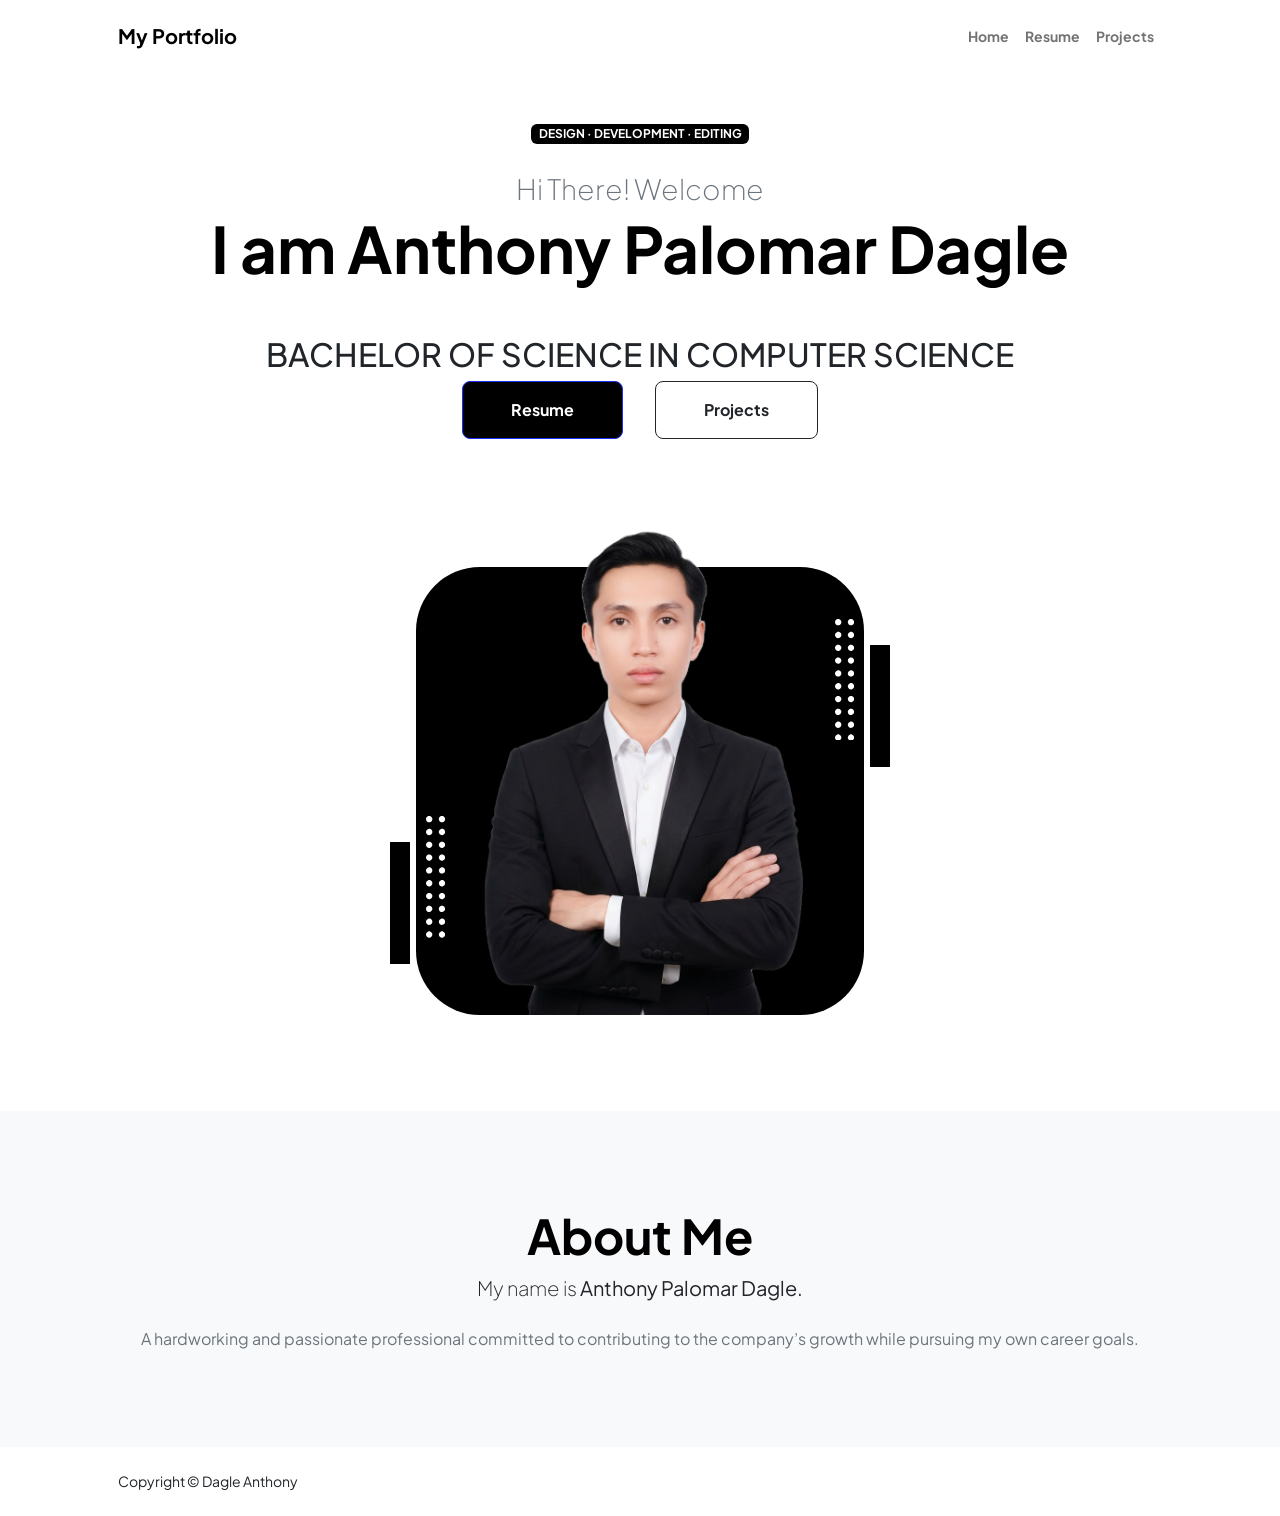
<file: index.html>
<!DOCTYPE html>
<html lang="en">
    <head>
        <meta charset="utf-8" />
        <meta name="viewport" content="width=device-width, initial-scale=1, shrink-to-fit=no" />
        <meta name="description" content="" />
        <meta name="author" content="" />
        <title>Dagle Anthony's Portfolio</title>
        <!-- Favicon-->
        <link rel="icon" type="image/x-icon" href="assets/favicon.ico" />
        <!-- Custom Google font-->
        <link rel="preconnect" href="https://fonts.googleapis.com" />
        <link rel="preconnect" href="https://fonts.gstatic.com" crossorigin />
        <link href="https://fonts.googleapis.com/css2?family=Plus+Jakarta+Sans:wght@100;200;300;400;500;600;700;800;900&amp;display=swap" rel="stylesheet" />
        <!-- Bootstrap icons-->
        <link href="https://cdn.jsdelivr.net/npm/bootstrap-icons@1.8.1/font/bootstrap-icons.css" rel="stylesheet" />
        <!-- Core theme CSS (includes Bootstrap)-->
        <link href="css/styles.css" rel="stylesheet" />
    </head>
    <body class="d-flex flex-column h-100">
        <main class="flex-shrink-0">
            <!-- Navigation-->
            <nav class="navbar navbar-expand-lg navbar-light bg-white py-3">
                <div class="container px-5">
                    <a class="navbar-brand" href="index.html"><span class="fw-bolder text-black">My Portfolio</span></a>
                    <button class="navbar-toggler" type="button" data-bs-toggle="collapse" data-bs-target="#navbarSupportedContent" aria-controls="navbarSupportedContent" aria-expanded="false" aria-label="Toggle navigation"><span class="navbar-toggler-icon"></span></button>
                    <div class="collapse navbar-collapse" id="navbarSupportedContent">
                        <ul class="navbar-nav ms-auto mb-2 mb-lg-0 small fw-bolder">
                            <li class="nav-item"><a class="nav-link" href="index.html">Home</a></li>
                            <li class="nav-item"><a class="nav-link" href="resume.html">Resume</a></li>
                            <li class="nav-item"><a class="nav-link" href="projects.html">Projects</a></li>
                            <!-- <li class="nav-item"><a class="nav-link" href="contact.html">Contact</a></li> -->
                        </ul>
                    </div>
                </div>
            </nav>
            <!-- Header-->
            <header class="py-5">
                <div class="container px-5 pb-5">
                    <div class="row gx-5 align-items-center">
                        <div class="col-xxl-5">
                            <!-- Header text content-->
                            <div class="text-center text-xxl-start">
                                <div class="badge bg-gradient-primary-to-secondary text-white mb-4"><div class="text-uppercase">Design &middot; Development &middot; Editing</div></div>
                                <div class="fs-3 fw-light text-muted">Hi There! Welcome</div>
                                <h1 class="display-3 fw-bolder mb-5"><span class="text-gradient d-inline">I am Anthony Palomar Dagle</span></h1>
                                <h2> BACHELOR OF SCIENCE IN COMPUTER SCIENCE </h2>
                                <div class="d-grid gap-3 d-sm-flex justify-content-sm-center justify-content-xxl-start mb-3">
                                    <a class="btn btn-primary btn-lg px-5 py-3 me-sm-3 fs-6 fw-bolder bg-black" href="resume.html">Resume</a>
                                    <a class="btn btn-outline-dark btn-lg px-5 py-3 fs-6 fw-bolder" href="projects.html">Projects</a>
                                </div>
                            </div>
                        </div>
                        <div class="col-xxl-7">
                            <!-- Header profile picture-->
                            <div class="d-flex justify-content-center mt-5 mt-xxl-0">
                                <div class="profile bg-gradient-primary-to-secondary">
                                    <!-- TIP: For best results, use a photo with a transparent background like the demo example below-->
                                    <!-- Watch a tutorial on how to do this on YouTube (link)-->
                                    <img class="profile-img" src="assets/profile.png" alt="..." />
                                    <div class="dots-1">
                                        <!-- SVG Dots-->
                                        <svg version="1.1" xmlns="http://www.w3.org/2000/svg" xmlns:xlink="http://www.w3.org/1999/xlink" x="0px" y="0px" viewBox="0 0 191.6 1215.4" style="enable-background: new 0 0 191.6 1215.4" xml:space="preserve">
                                            <g transform="translate(0.000000,1280.000000) scale(0.100000,-0.100000)">
                                                <path d="M227.7,12788.6c-105-35-200-141-222-248c-43-206,163-412,369-369c155,32,275,190,260,339c-11,105-90,213-190,262        C383.7,12801.6,289.7,12808.6,227.7,12788.6z"></path>
                                                <path d="M1507.7,12788.6c-151-50-253-216-222-362c25-119,136-230,254-255c194-41,395,142,375,339c-11,105-90,213-190,262        C1663.7,12801.6,1569.7,12808.6,1507.7,12788.6z"></path>
                                                <path d="M227.7,11508.6c-105-35-200-141-222-248c-43-206,163-412,369-369c155,32,275,190,260,339c-11,105-90,213-190,262        C383.7,11521.6,289.7,11528.6,227.7,11508.6z"></path>
                                                <path d="M1507.7,11508.6c-151-50-253-216-222-362c25-119,136-230,254-255c194-41,395,142,375,339c-11,105-90,213-190,262        C1663.7,11521.6,1569.7,11528.6,1507.7,11508.6z"></path>
                                                <path d="M227.7,10228.6c-105-35-200-141-222-248c-43-206,163-412,369-369c155,32,275,190,260,339c-11,105-90,213-190,262        C383.7,10241.6,289.7,10248.6,227.7,10228.6z"></path>
                                                <path d="M1507.7,10228.6c-105-35-200-141-222-248c-43-206,163-412,369-369c155,32,275,190,260,339c-11,105-90,213-190,262        C1663.7,10241.6,1569.7,10248.6,1507.7,10228.6z"></path>
                                                <path d="M227.7,8948.6c-105-35-200-141-222-248c-43-206,163-412,369-369c155,32,275,190,260,339c-11,105-90,213-190,262        C383.7,8961.6,289.7,8968.6,227.7,8948.6z"></path>
                                                <path d="M1507.7,8948.6c-105-35-200-141-222-248c-43-206,163-412,369-369c155,32,275,190,260,339c-11,105-90,213-190,262        C1663.7,8961.6,1569.7,8968.6,1507.7,8948.6z"></path>
                                                <path d="M227.7,7668.6c-105-35-200-141-222-248c-43-206,163-412,369-369c155,32,275,190,260,339c-11,105-90,213-190,262        C383.7,7681.6,289.7,7688.6,227.7,7668.6z"></path>
                                                <path d="M1507.7,7668.6c-105-35-200-141-222-248c-43-206,163-412,369-369c155,32,275,190,260,339c-11,105-90,213-190,262        C1663.7,7681.6,1569.7,7688.6,1507.7,7668.6z"></path>
                                                <path d="M227.7,6388.6c-105-35-200-141-222-248c-43-206,163-412,369-369c155,32,275,190,260,339c-11,105-90,213-190,262        C383.7,6401.6,289.7,6408.6,227.7,6388.6z"></path>
                                                <path d="M1507.7,6388.6c-105-35-200-141-222-248c-43-206,163-412,369-369c155,32,275,190,260,339c-11,105-90,213-190,262        C1663.7,6401.6,1569.7,6408.6,1507.7,6388.6z"></path>
                                                <path d="M227.7,5108.6c-105-35-200-141-222-248c-43-206,163-412,369-369c155,32,275,190,260,339c-11,105-90,213-190,262        C383.7,5121.6,289.7,5128.6,227.7,5108.6z"></path>
                                                <path d="M1507.7,5108.6c-105-35-200-141-222-248c-43-206,163-412,369-369c155,32,275,190,260,339c-11,105-90,213-190,262        C1663.7,5121.6,1569.7,5128.6,1507.7,5108.6z"></path>
                                                <path d="M227.7,3828.6c-105-35-200-141-222-248c-43-206,163-412,369-369c155,32,275,190,260,339c-11,105-90,213-190,262        C383.7,3841.6,289.7,3848.6,227.7,3828.6z"></path>
                                                <path d="M1507.7,3828.6c-105-35-200-141-222-248c-43-206,163-412,369-369c155,32,275,190,260,339c-11,105-90,213-190,262        C1663.7,3841.6,1569.7,3848.6,1507.7,3828.6z"></path>
                                                <path d="M227.7,2548.6c-105-35-200-141-222-248c-43-206,163-412,369-369c155,32,275,190,260,339c-11,105-90,213-190,262        C383.7,2561.6,289.7,2568.6,227.7,2548.6z"></path>
                                                <path d="M1507.7,2548.6c-105-35-200-141-222-248c-43-206,163-412,369-369c155,32,275,190,260,339c-11,105-90,213-190,262        C1663.7,2561.6,1569.7,2568.6,1507.7,2548.6z"></path>
                                                <path d="M227.7,1268.6c-105-35-200-141-222-248c-43-206,163-412,369-369c155,32,275,190,260,339c-11,105-90,213-190,262        C383.7,1281.6,289.7,1288.6,227.7,1268.6z"></path>
                                                <path d="M1507.7,1268.6c-105-35-200-141-222-248c-43-206,163-412,369-369c155,32,275,190,260,339c-11,105-90,213-190,262        C1663.7,1281.6,1569.7,1288.6,1507.7,1268.6z"></path>
                                            </g>
                                        </svg>
                                        <!-- END of SVG dots-->
                                    </div>
                                    <div class="dots-2">
                                        <!-- SVG Dots-->
                                        <svg version="1.1" xmlns="http://www.w3.org/2000/svg" xmlns:xlink="http://www.w3.org/1999/xlink" x="0px" y="0px" viewBox="0 0 191.6 1215.4" style="enable-background: new 0 0 191.6 1215.4" xml:space="preserve">
                                            <g transform="translate(0.000000,1280.000000) scale(0.100000,-0.100000)">
                                                <path d="M227.7,12788.6c-105-35-200-141-222-248c-43-206,163-412,369-369c155,32,275,190,260,339c-11,105-90,213-190,262        C383.7,12801.6,289.7,12808.6,227.7,12788.6z"></path>
                                                <path d="M1507.7,12788.6c-151-50-253-216-222-362c25-119,136-230,254-255c194-41,395,142,375,339c-11,105-90,213-190,262        C1663.7,12801.6,1569.7,12808.6,1507.7,12788.6z"></path>
                                                <path d="M227.7,11508.6c-105-35-200-141-222-248c-43-206,163-412,369-369c155,32,275,190,260,339c-11,105-90,213-190,262        C383.7,11521.6,289.7,11528.6,227.7,11508.6z"></path>
                                                <path d="M1507.7,11508.6c-151-50-253-216-222-362c25-119,136-230,254-255c194-41,395,142,375,339c-11,105-90,213-190,262        C1663.7,11521.6,1569.7,11528.6,1507.7,11508.6z"></path>
                                                <path d="M227.7,10228.6c-105-35-200-141-222-248c-43-206,163-412,369-369c155,32,275,190,260,339c-11,105-90,213-190,262        C383.7,10241.6,289.7,10248.6,227.7,10228.6z"></path>
                                                <path d="M1507.7,10228.6c-105-35-200-141-222-248c-43-206,163-412,369-369c155,32,275,190,260,339c-11,105-90,213-190,262        C1663.7,10241.6,1569.7,10248.6,1507.7,10228.6z"></path>
                                                <path d="M227.7,8948.6c-105-35-200-141-222-248c-43-206,163-412,369-369c155,32,275,190,260,339c-11,105-90,213-190,262        C383.7,8961.6,289.7,8968.6,227.7,8948.6z"></path>
                                                <path d="M1507.7,8948.6c-105-35-200-141-222-248c-43-206,163-412,369-369c155,32,275,190,260,339c-11,105-90,213-190,262        C1663.7,8961.6,1569.7,8968.6,1507.7,8948.6z"></path>
                                                <path d="M227.7,7668.6c-105-35-200-141-222-248c-43-206,163-412,369-369c155,32,275,190,260,339c-11,105-90,213-190,262        C383.7,7681.6,289.7,7688.6,227.7,7668.6z"></path>
                                                <path d="M1507.7,7668.6c-105-35-200-141-222-248c-43-206,163-412,369-369c155,32,275,190,260,339c-11,105-90,213-190,262        C1663.7,7681.6,1569.7,7688.6,1507.7,7668.6z"></path>
                                                <path d="M227.7,6388.6c-105-35-200-141-222-248c-43-206,163-412,369-369c155,32,275,190,260,339c-11,105-90,213-190,262        C383.7,6401.6,289.7,6408.6,227.7,6388.6z"></path>
                                                <path d="M1507.7,6388.6c-105-35-200-141-222-248c-43-206,163-412,369-369c155,32,275,190,260,339c-11,105-90,213-190,262        C1663.7,6401.6,1569.7,6408.6,1507.7,6388.6z"></path>
                                                <path d="M227.7,5108.6c-105-35-200-141-222-248c-43-206,163-412,369-369c155,32,275,190,260,339c-11,105-90,213-190,262        C383.7,5121.6,289.7,5128.6,227.7,5108.6z"></path>
                                                <path d="M1507.7,5108.6c-105-35-200-141-222-248c-43-206,163-412,369-369c155,32,275,190,260,339c-11,105-90,213-190,262        C1663.7,5121.6,1569.7,5128.6,1507.7,5108.6z"></path>
                                                <path d="M227.7,3828.6c-105-35-200-141-222-248c-43-206,163-412,369-369c155,32,275,190,260,339c-11,105-90,213-190,262        C383.7,3841.6,289.7,3848.6,227.7,3828.6z"></path>
                                                <path d="M1507.7,3828.6c-105-35-200-141-222-248c-43-206,163-412,369-369c155,32,275,190,260,339c-11,105-90,213-190,262        C1663.7,3841.6,1569.7,3848.6,1507.7,3828.6z"></path>
                                                <path d="M227.7,2548.6c-105-35-200-141-222-248c-43-206,163-412,369-369c155,32,275,190,260,339c-11,105-90,213-190,262        C383.7,2561.6,289.7,2568.6,227.7,2548.6z"></path>
                                                <path d="M1507.7,2548.6c-105-35-200-141-222-248c-43-206,163-412,369-369c155,32,275,190,260,339c-11,105-90,213-190,262        C1663.7,2561.6,1569.7,2568.6,1507.7,2548.6z"></path>
                                                <path d="M227.7,1268.6c-105-35-200-141-222-248c-43-206,163-412,369-369c155,32,275,190,260,339c-11,105-90,213-190,262        C383.7,1281.6,289.7,1288.6,227.7,1268.6z"></path>
                                                <path d="M1507.7,1268.6c-105-35-200-141-222-248c-43-206,163-412,369-369c155,32,275,190,260,339c-11,105-90,213-190,262        C1663.7,1281.6,1569.7,1288.6,1507.7,1268.6z"></path>
                                            </g>
                                        </svg>
                                        <!-- END of SVG dots-->
                                    </div>
                                    <div class="dots-3">
                                        <!-- SVG Dots-->
                                        <svg version="1.1" xmlns="http://www.w3.org/2000/svg" xmlns:xlink="http://www.w3.org/1999/xlink" x="0px" y="0px" viewBox="0 0 191.6 1215.4" style="enable-background: new 0 0 191.6 1215.4" xml:space="preserve">
                                            <g transform="translate(0.000000,1280.000000) scale(0.100000,-0.100000)">
                                                <path d="M227.7,12788.6c-105-35-200-141-222-248c-43-206,163-412,369-369c155,32,275,190,260,339c-11,105-90,213-190,262        C383.7,12801.6,289.7,12808.6,227.7,12788.6z"></path>
                                                <path d="M1507.7,12788.6c-151-50-253-216-222-362c25-119,136-230,254-255c194-41,395,142,375,339c-11,105-90,213-190,262        C1663.7,12801.6,1569.7,12808.6,1507.7,12788.6z"></path>
                                                <path d="M227.7,11508.6c-105-35-200-141-222-248c-43-206,163-412,369-369c155,32,275,190,260,339c-11,105-90,213-190,262        C383.7,11521.6,289.7,11528.6,227.7,11508.6z"></path>
                                                <path d="M1507.7,11508.6c-151-50-253-216-222-362c25-119,136-230,254-255c194-41,395,142,375,339c-11,105-90,213-190,262        C1663.7,11521.6,1569.7,11528.6,1507.7,11508.6z"></path>
                                                <path d="M227.7,10228.6c-105-35-200-141-222-248c-43-206,163-412,369-369c155,32,275,190,260,339c-11,105-90,213-190,262        C383.7,10241.6,289.7,10248.6,227.7,10228.6z"></path>
                                                <path d="M1507.7,10228.6c-105-35-200-141-222-248c-43-206,163-412,369-369c155,32,275,190,260,339c-11,105-90,213-190,262        C1663.7,10241.6,1569.7,10248.6,1507.7,10228.6z"></path>
                                                <path d="M227.7,8948.6c-105-35-200-141-222-248c-43-206,163-412,369-369c155,32,275,190,260,339c-11,105-90,213-190,262        C383.7,8961.6,289.7,8968.6,227.7,8948.6z"></path>
                                                <path d="M1507.7,8948.6c-105-35-200-141-222-248c-43-206,163-412,369-369c155,32,275,190,260,339c-11,105-90,213-190,262        C1663.7,8961.6,1569.7,8968.6,1507.7,8948.6z"></path>
                                                <path d="M227.7,7668.6c-105-35-200-141-222-248c-43-206,163-412,369-369c155,32,275,190,260,339c-11,105-90,213-190,262        C383.7,7681.6,289.7,7688.6,227.7,7668.6z"></path>
                                                <path d="M1507.7,7668.6c-105-35-200-141-222-248c-43-206,163-412,369-369c155,32,275,190,260,339c-11,105-90,213-190,262        C1663.7,7681.6,1569.7,7688.6,1507.7,7668.6z"></path>
                                                <path d="M227.7,6388.6c-105-35-200-141-222-248c-43-206,163-412,369-369c155,32,275,190,260,339c-11,105-90,213-190,262        C383.7,6401.6,289.7,6408.6,227.7,6388.6z"></path>
                                                <path d="M1507.7,6388.6c-105-35-200-141-222-248c-43-206,163-412,369-369c155,32,275,190,260,339c-11,105-90,213-190,262        C1663.7,6401.6,1569.7,6408.6,1507.7,6388.6z"></path>
                                                <path d="M227.7,5108.6c-105-35-200-141-222-248c-43-206,163-412,369-369c155,32,275,190,260,339c-11,105-90,213-190,262        C383.7,5121.6,289.7,5128.6,227.7,5108.6z"></path>
                                                <path d="M1507.7,5108.6c-105-35-200-141-222-248c-43-206,163-412,369-369c155,32,275,190,260,339c-11,105-90,213-190,262        C1663.7,5121.6,1569.7,5128.6,1507.7,5108.6z"></path>
                                                <path d="M227.7,3828.6c-105-35-200-141-222-248c-43-206,163-412,369-369c155,32,275,190,260,339c-11,105-90,213-190,262        C383.7,3841.6,289.7,3848.6,227.7,3828.6z"></path>
                                                <path d="M1507.7,3828.6c-105-35-200-141-222-248c-43-206,163-412,369-369c155,32,275,190,260,339c-11,105-90,213-190,262        C1663.7,3841.6,1569.7,3848.6,1507.7,3828.6z"></path>
                                                <path d="M227.7,2548.6c-105-35-200-141-222-248c-43-206,163-412,369-369c155,32,275,190,260,339c-11,105-90,213-190,262        C383.7,2561.6,289.7,2568.6,227.7,2548.6z"></path>
                                                <path d="M1507.7,2548.6c-105-35-200-141-222-248c-43-206,163-412,369-369c155,32,275,190,260,339c-11,105-90,213-190,262        C1663.7,2561.6,1569.7,2568.6,1507.7,2548.6z"></path>
                                                <path d="M227.7,1268.6c-105-35-200-141-222-248c-43-206,163-412,369-369c155,32,275,190,260,339c-11,105-90,213-190,262        C383.7,1281.6,289.7,1288.6,227.7,1268.6z"></path>
                                                <path d="M1507.7,1268.6c-105-35-200-141-222-248c-43-206,163-412,369-369c155,32,275,190,260,339c-11,105-90,213-190,262        C1663.7,1281.6,1569.7,1288.6,1507.7,1268.6z"></path>
                                            </g>
                                        </svg>
                                        <!-- END of SVG dots-->
                                    </div>
                                    <div class="dots-4">
                                        <!-- SVG Dots-->
                                        <svg version="1.1" xmlns="http://www.w3.org/2000/svg" xmlns:xlink="http://www.w3.org/1999/xlink" x="0px" y="0px" viewBox="0 0 191.6 1215.4" style="enable-background: new 0 0 191.6 1215.4" xml:space="preserve">
                                            <g transform="translate(0.000000,1280.000000) scale(0.100000,-0.100000)">
                                                <path d="M227.7,12788.6c-105-35-200-141-222-248c-43-206,163-412,369-369c155,32,275,190,260,339c-11,105-90,213-190,262        C383.7,12801.6,289.7,12808.6,227.7,12788.6z"></path>
                                                <path d="M1507.7,12788.6c-151-50-253-216-222-362c25-119,136-230,254-255c194-41,395,142,375,339c-11,105-90,213-190,262        C1663.7,12801.6,1569.7,12808.6,1507.7,12788.6z"></path>
                                                <path d="M227.7,11508.6c-105-35-200-141-222-248c-43-206,163-412,369-369c155,32,275,190,260,339c-11,105-90,213-190,262        C383.7,11521.6,289.7,11528.6,227.7,11508.6z"></path>
                                                <path d="M1507.7,11508.6c-151-50-253-216-222-362c25-119,136-230,254-255c194-41,395,142,375,339c-11,105-90,213-190,262        C1663.7,11521.6,1569.7,11528.6,1507.7,11508.6z"></path>
                                                <path d="M227.7,10228.6c-105-35-200-141-222-248c-43-206,163-412,369-369c155,32,275,190,260,339c-11,105-90,213-190,262        C383.7,10241.6,289.7,10248.6,227.7,10228.6z"></path>
                                                <path d="M1507.7,10228.6c-105-35-200-141-222-248c-43-206,163-412,369-369c155,32,275,190,260,339c-11,105-90,213-190,262        C1663.7,10241.6,1569.7,10248.6,1507.7,10228.6z"></path>
                                                <path d="M227.7,8948.6c-105-35-200-141-222-248c-43-206,163-412,369-369c155,32,275,190,260,339c-11,105-90,213-190,262        C383.7,8961.6,289.7,8968.6,227.7,8948.6z"></path>
                                                <path d="M1507.7,8948.6c-105-35-200-141-222-248c-43-206,163-412,369-369c155,32,275,190,260,339c-11,105-90,213-190,262        C1663.7,8961.6,1569.7,8968.6,1507.7,8948.6z"></path>
                                                <path d="M227.7,7668.6c-105-35-200-141-222-248c-43-206,163-412,369-369c155,32,275,190,260,339c-11,105-90,213-190,262        C383.7,7681.6,289.7,7688.6,227.7,7668.6z"></path>
                                                <path d="M1507.7,7668.6c-105-35-200-141-222-248c-43-206,163-412,369-369c155,32,275,190,260,339c-11,105-90,213-190,262        C1663.7,7681.6,1569.7,7688.6,1507.7,7668.6z"></path>
                                                <path d="M227.7,6388.6c-105-35-200-141-222-248c-43-206,163-412,369-369c155,32,275,190,260,339c-11,105-90,213-190,262        C383.7,6401.6,289.7,6408.6,227.7,6388.6z"></path>
                                                <path d="M1507.7,6388.6c-105-35-200-141-222-248c-43-206,163-412,369-369c155,32,275,190,260,339c-11,105-90,213-190,262        C1663.7,6401.6,1569.7,6408.6,1507.7,6388.6z"></path>
                                                <path d="M227.7,5108.6c-105-35-200-141-222-248c-43-206,163-412,369-369c155,32,275,190,260,339c-11,105-90,213-190,262        C383.7,5121.6,289.7,5128.6,227.7,5108.6z"></path>
                                                <path d="M1507.7,5108.6c-105-35-200-141-222-248c-43-206,163-412,369-369c155,32,275,190,260,339c-11,105-90,213-190,262        C1663.7,5121.6,1569.7,5128.6,1507.7,5108.6z"></path>
                                                <path d="M227.7,3828.6c-105-35-200-141-222-248c-43-206,163-412,369-369c155,32,275,190,260,339c-11,105-90,213-190,262        C383.7,3841.6,289.7,3848.6,227.7,3828.6z"></path>
                                                <path d="M1507.7,3828.6c-105-35-200-141-222-248c-43-206,163-412,369-369c155,32,275,190,260,339c-11,105-90,213-190,262        C1663.7,3841.6,1569.7,3848.6,1507.7,3828.6z"></path>
                                                <path d="M227.7,2548.6c-105-35-200-141-222-248c-43-206,163-412,369-369c155,32,275,190,260,339c-11,105-90,213-190,262        C383.7,2561.6,289.7,2568.6,227.7,2548.6z"></path>
                                                <path d="M1507.7,2548.6c-105-35-200-141-222-248c-43-206,163-412,369-369c155,32,275,190,260,339c-11,105-90,213-190,262        C1663.7,2561.6,1569.7,2568.6,1507.7,2548.6z"></path>
                                                <path d="M227.7,1268.6c-105-35-200-141-222-248c-43-206,163-412,369-369c155,32,275,190,260,339c-11,105-90,213-190,262        C383.7,1281.6,289.7,1288.6,227.7,1268.6z"></path>
                                                <path d="M1507.7,1268.6c-105-35-200-141-222-248c-43-206,163-412,369-369c155,32,275,190,260,339c-11,105-90,213-190,262        C1663.7,1281.6,1569.7,1288.6,1507.7,1268.6z"></path>
                                            </g>
                                        </svg>
                                        <!-- END of SVG dots-->
                                    </div>
                                </div>
                            </div>
                        </div>
                    </div>
                </div>
            </header>
            <!-- About Section-->
            <section class="bg-light py-5">
                <div class="container px-5">
                    <div class="row gx-5 justify-content-center">
                        <div class="col-xxl-8">
                            <div class="text-center my-5">
                                <h2 class="display-5 fw-bolder"><span class="text-gradient d-inline">About Me</span></h2>
                                <p class="lead fw-light mb-4">My name is <b>Anthony Palomar Dagle.</b></p>
                                <p class="text-muted">A hardworking and passionate professional committed to contributing to the company’s growth while pursuing my own career goals.</p>                                
                            </div>
                        </div>
                    </div>
                </div>
            </section>
        </main>
        <!-- Footer-->
        <footer class="bg-white py-4 mt-auto">
            <div class="container px-5">
                <div class="row align-items-center justify-content-between flex-column flex-sm-row">
                    <div class="col-auto"><div class="small m-0">Copyright &copy; Dagle Anthony</div></div>
                    <!-- <div class="col-auto">
                        <a class="small" href="#!">Privacy</a>
                        <span class="mx-1">&middot;</span>
                        <a class="small" href="#!">Terms</a>
                        <span class="mx-1">&middot;</span>
                        <a class="small" href="#!">Contact</a>
                    </div>-->
                </div>
            </div>
        </footer>
        <!-- Bootstrap core JS-->
        <script src="https://cdn.jsdelivr.net/npm/bootstrap@5.2.3/dist/js/bootstrap.bundle.min.js"></script>
        <!-- Core theme JS-->
        <script src="js/scripts.js"></script>
    </body>
</html>
</file>
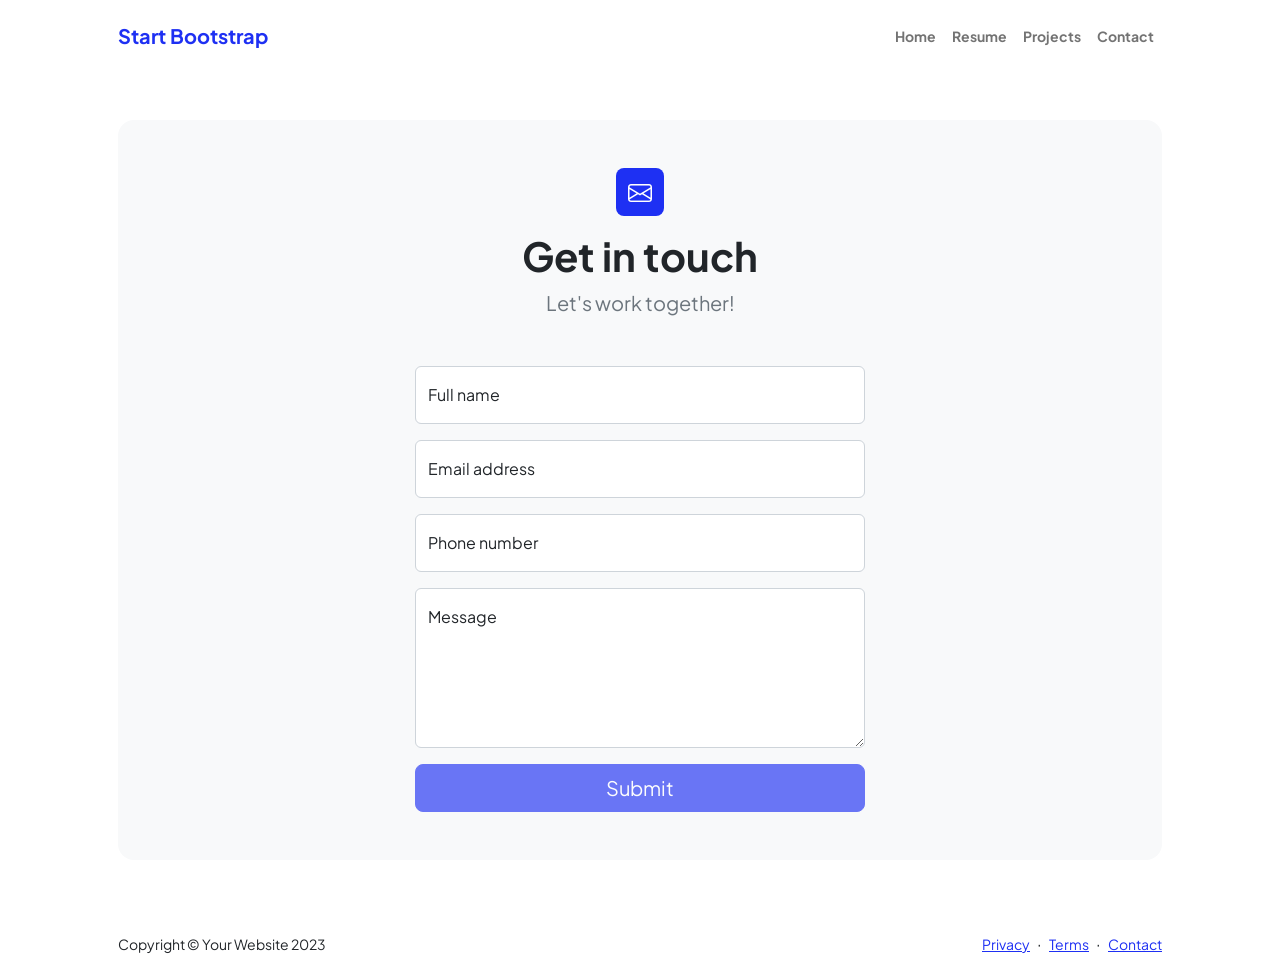
<file: contact.html>
<!DOCTYPE html>
<html lang="en">
    <head>
        <meta charset="utf-8" />
        <meta name="viewport" content="width=device-width, initial-scale=1, shrink-to-fit=no" />
        <meta name="description" content />
        <meta name="author" content />
        <title>Modern Business - Start Bootstrap Template</title>
        <!-- Favicon-->
        <link rel="icon" type="image/x-icon" href="assets/favicon.ico" />
        <!-- Custom Google font-->
        <link rel="preconnect" href="https://fonts.googleapis.com" />
        <link rel="preconnect" href="https://fonts.gstatic.com" crossorigin />
        <link href="https://fonts.googleapis.com/css2?family=Plus+Jakarta+Sans:wght@100;200;300;400;500;600;700;800;900&amp;display=swap" rel="stylesheet" />
        <!-- Bootstrap icons-->
        <link href="https://cdn.jsdelivr.net/npm/bootstrap-icons@1.8.1/font/bootstrap-icons.css" rel="stylesheet" />
        <!-- Core theme CSS (includes Bootstrap)-->
        <link href="css/styles.css" rel="stylesheet" />
    </head>
    <body class="d-flex flex-column">
        <main class="flex-shrink-0">
            <!-- Navigation-->
            <nav class="navbar navbar-expand-lg navbar-light bg-white py-3">
                <div class="container px-5">
                    <a class="navbar-brand" href="index.html"><span class="fw-bolder text-primary">Start Bootstrap</span></a>
                    <button class="navbar-toggler" type="button" data-bs-toggle="collapse" data-bs-target="#navbarSupportedContent" aria-controls="navbarSupportedContent" aria-expanded="false" aria-label="Toggle navigation"><span class="navbar-toggler-icon"></span></button>
                    <div class="collapse navbar-collapse" id="navbarSupportedContent">
                        <ul class="navbar-nav ms-auto mb-2 mb-lg-0 small fw-bolder">
                            <li class="nav-item"><a class="nav-link" href="index.html">Home</a></li>
                            <li class="nav-item"><a class="nav-link" href="resume.html">Resume</a></li>
                            <li class="nav-item"><a class="nav-link" href="projects.html">Projects</a></li>
                            <li class="nav-item"><a class="nav-link" href="contact.html">Contact</a></li>
                        </ul>
                    </div>
                </div>
            </nav>
            <!-- Page content-->
            <section class="py-5">
                <div class="container px-5">
                    <!-- Contact form-->
                    <div class="bg-light rounded-4 py-5 px-4 px-md-5">
                        <div class="text-center mb-5">
                            <div class="feature bg-primary bg-gradient-primary-to-secondary text-white rounded-3 mb-3"><i class="bi bi-envelope"></i></div>
                            <h1 class="fw-bolder">Get in touch</h1>
                            <p class="lead fw-normal text-muted mb-0">Let's work together!</p>
                        </div>
                        <div class="row gx-5 justify-content-center">
                            <div class="col-lg-8 col-xl-6">
                                <!-- * * * * * * * * * * * * * * *-->
                                <!-- * * SB Forms Contact Form * *-->
                                <!-- * * * * * * * * * * * * * * *-->
                                <!-- This form is pre-integrated with SB Forms.-->
                                <!-- To make this form functional, sign up at-->
                                <!-- https://startbootstrap.com/solution/contact-forms-->
                                <!-- to get an API token!-->
                                <form id="contactForm" data-sb-form-api-token="API_TOKEN">
                                    <!-- Name input-->
                                    <div class="form-floating mb-3">
                                        <input class="form-control" id="name" type="text" placeholder="Enter your name..." data-sb-validations="required" />
                                        <label for="name">Full name</label>
                                        <div class="invalid-feedback" data-sb-feedback="name:required">A name is required.</div>
                                    </div>
                                    <!-- Email address input-->
                                    <div class="form-floating mb-3">
                                        <input class="form-control" id="email" type="email" placeholder="name@example.com" data-sb-validations="required,email" />
                                        <label for="email">Email address</label>
                                        <div class="invalid-feedback" data-sb-feedback="email:required">An email is required.</div>
                                        <div class="invalid-feedback" data-sb-feedback="email:email">Email is not valid.</div>
                                    </div>
                                    <!-- Phone number input-->
                                    <div class="form-floating mb-3">
                                        <input class="form-control" id="phone" type="tel" placeholder="(123) 456-7890" data-sb-validations="required" />
                                        <label for="phone">Phone number</label>
                                        <div class="invalid-feedback" data-sb-feedback="phone:required">A phone number is required.</div>
                                    </div>
                                    <!-- Message input-->
                                    <div class="form-floating mb-3">
                                        <textarea class="form-control" id="message" type="text" placeholder="Enter your message here..." style="height: 10rem" data-sb-validations="required"></textarea>
                                        <label for="message">Message</label>
                                        <div class="invalid-feedback" data-sb-feedback="message:required">A message is required.</div>
                                    </div>
                                    <!-- Submit success message-->
                                    <!---->
                                    <!-- This is what your users will see when the form-->
                                    <!-- has successfully submitted-->
                                    <div class="d-none" id="submitSuccessMessage">
                                        <div class="text-center mb-3">
                                            <div class="fw-bolder">Form submission successful!</div>
                                            To activate this form, sign up at
                                            <br />
                                            <a href="https://startbootstrap.com/solution/contact-forms">https://startbootstrap.com/solution/contact-forms</a>
                                        </div>
                                    </div>
                                    <!-- Submit error message-->
                                    <!---->
                                    <!-- This is what your users will see when there is-->
                                    <!-- an error submitting the form-->
                                    <div class="d-none" id="submitErrorMessage"><div class="text-center text-danger mb-3">Error sending message!</div></div>
                                    <!-- Submit Button-->
                                    <div class="d-grid"><button class="btn btn-primary btn-lg disabled" id="submitButton" type="submit">Submit</button></div>
                                </form>
                            </div>
                        </div>
                    </div>
                </div>
            </section>
        </main>
        <!-- Footer-->
        <footer class="bg-white py-4 mt-auto">
            <div class="container px-5">
                <div class="row align-items-center justify-content-between flex-column flex-sm-row">
                    <div class="col-auto"><div class="small m-0">Copyright &copy; Your Website 2023</div></div>
                    <div class="col-auto">
                        <a class="small" href="#!">Privacy</a>
                        <span class="mx-1">&middot;</span>
                        <a class="small" href="#!">Terms</a>
                        <span class="mx-1">&middot;</span>
                        <a class="small" href="#!">Contact</a>
                    </div>
                </div>
            </div>
        </footer>
        <!-- Bootstrap core JS-->
        <script src="https://cdn.jsdelivr.net/npm/bootstrap@5.2.3/dist/js/bootstrap.bundle.min.js"></script>
        <!-- Core theme JS-->
        <script src="js/scripts.js"></script>
        <!-- * * * * * * * * * * * * * * * * * * * * * * * * * * * * * * * * * * * * * * * *-->
        <!-- * *                               SB Forms JS                               * *-->
        <!-- * * Activate your form at https://startbootstrap.com/solution/contact-forms * *-->
        <!-- * * * * * * * * * * * * * * * * * * * * * * * * * * * * * * * * * * * * * * * *-->
        <script src="https://cdn.startbootstrap.com/sb-forms-latest.js"></script>
    </body>
</html>
</file>
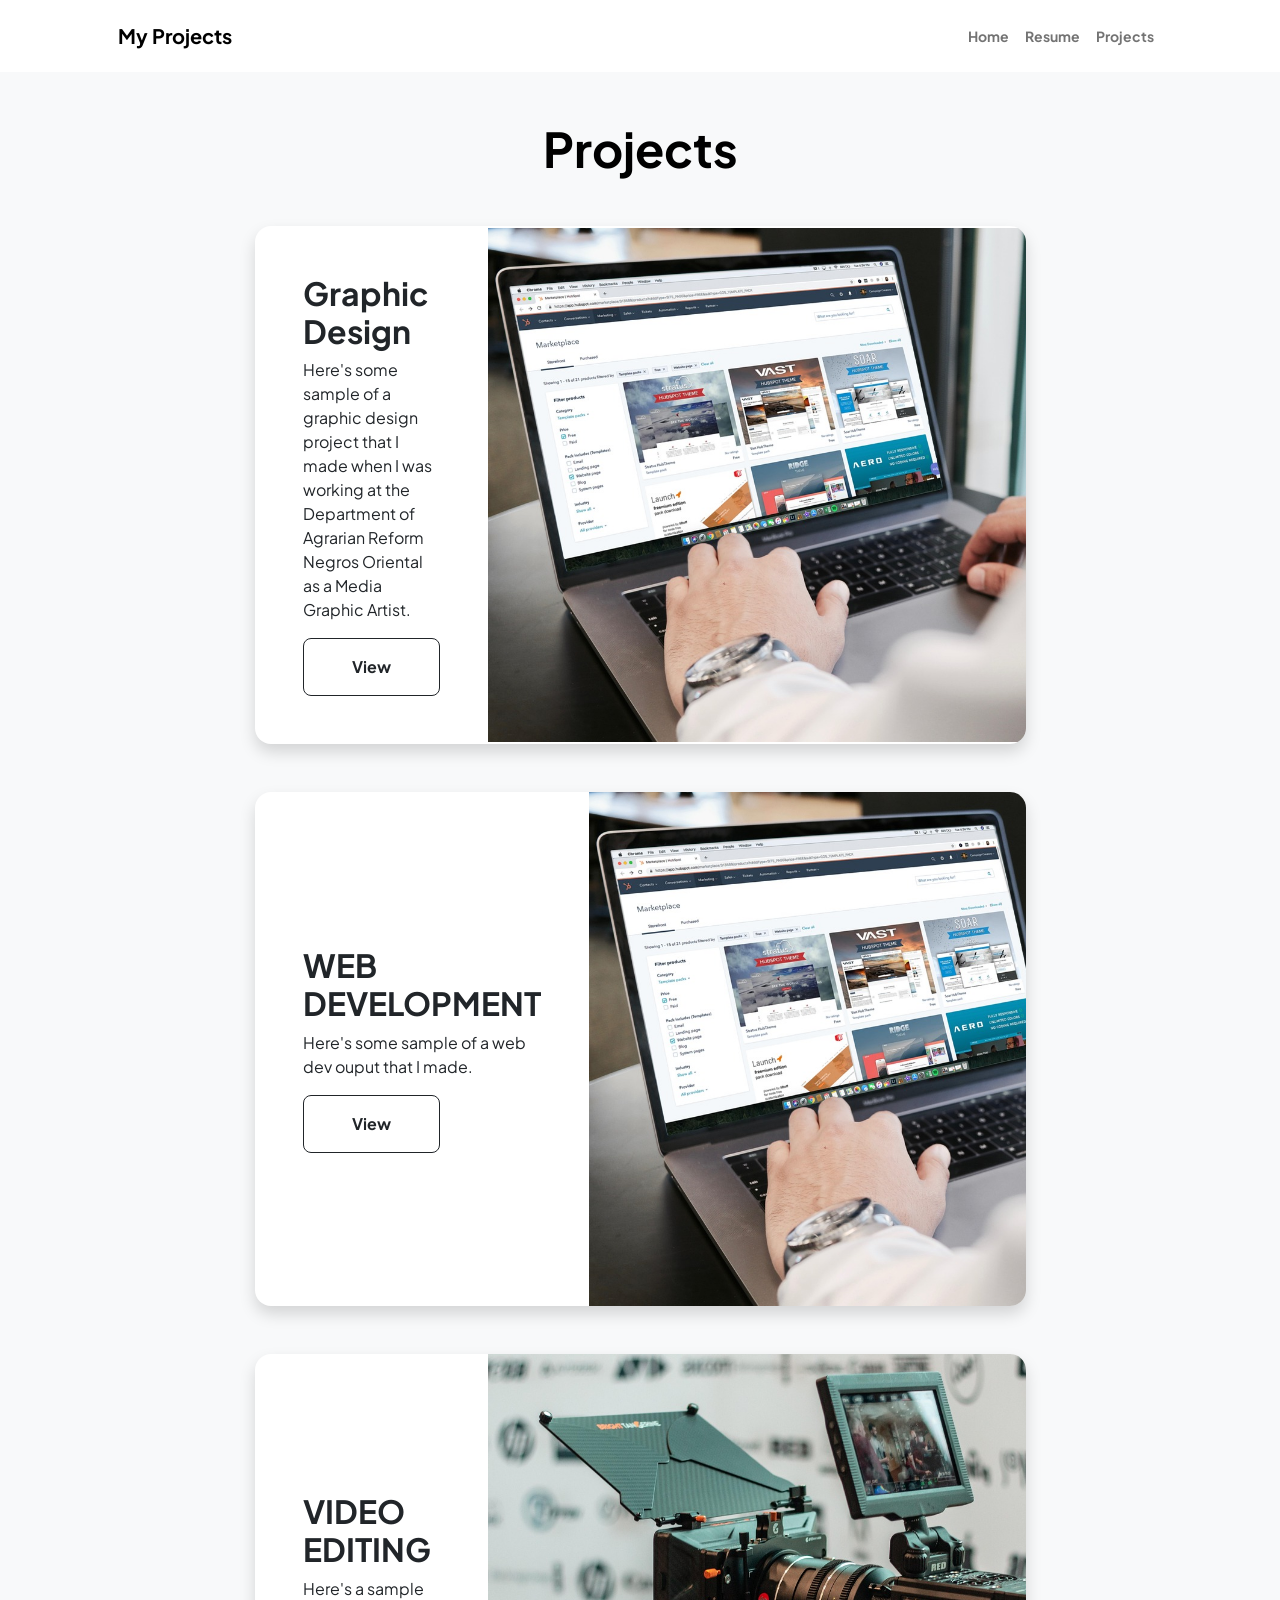
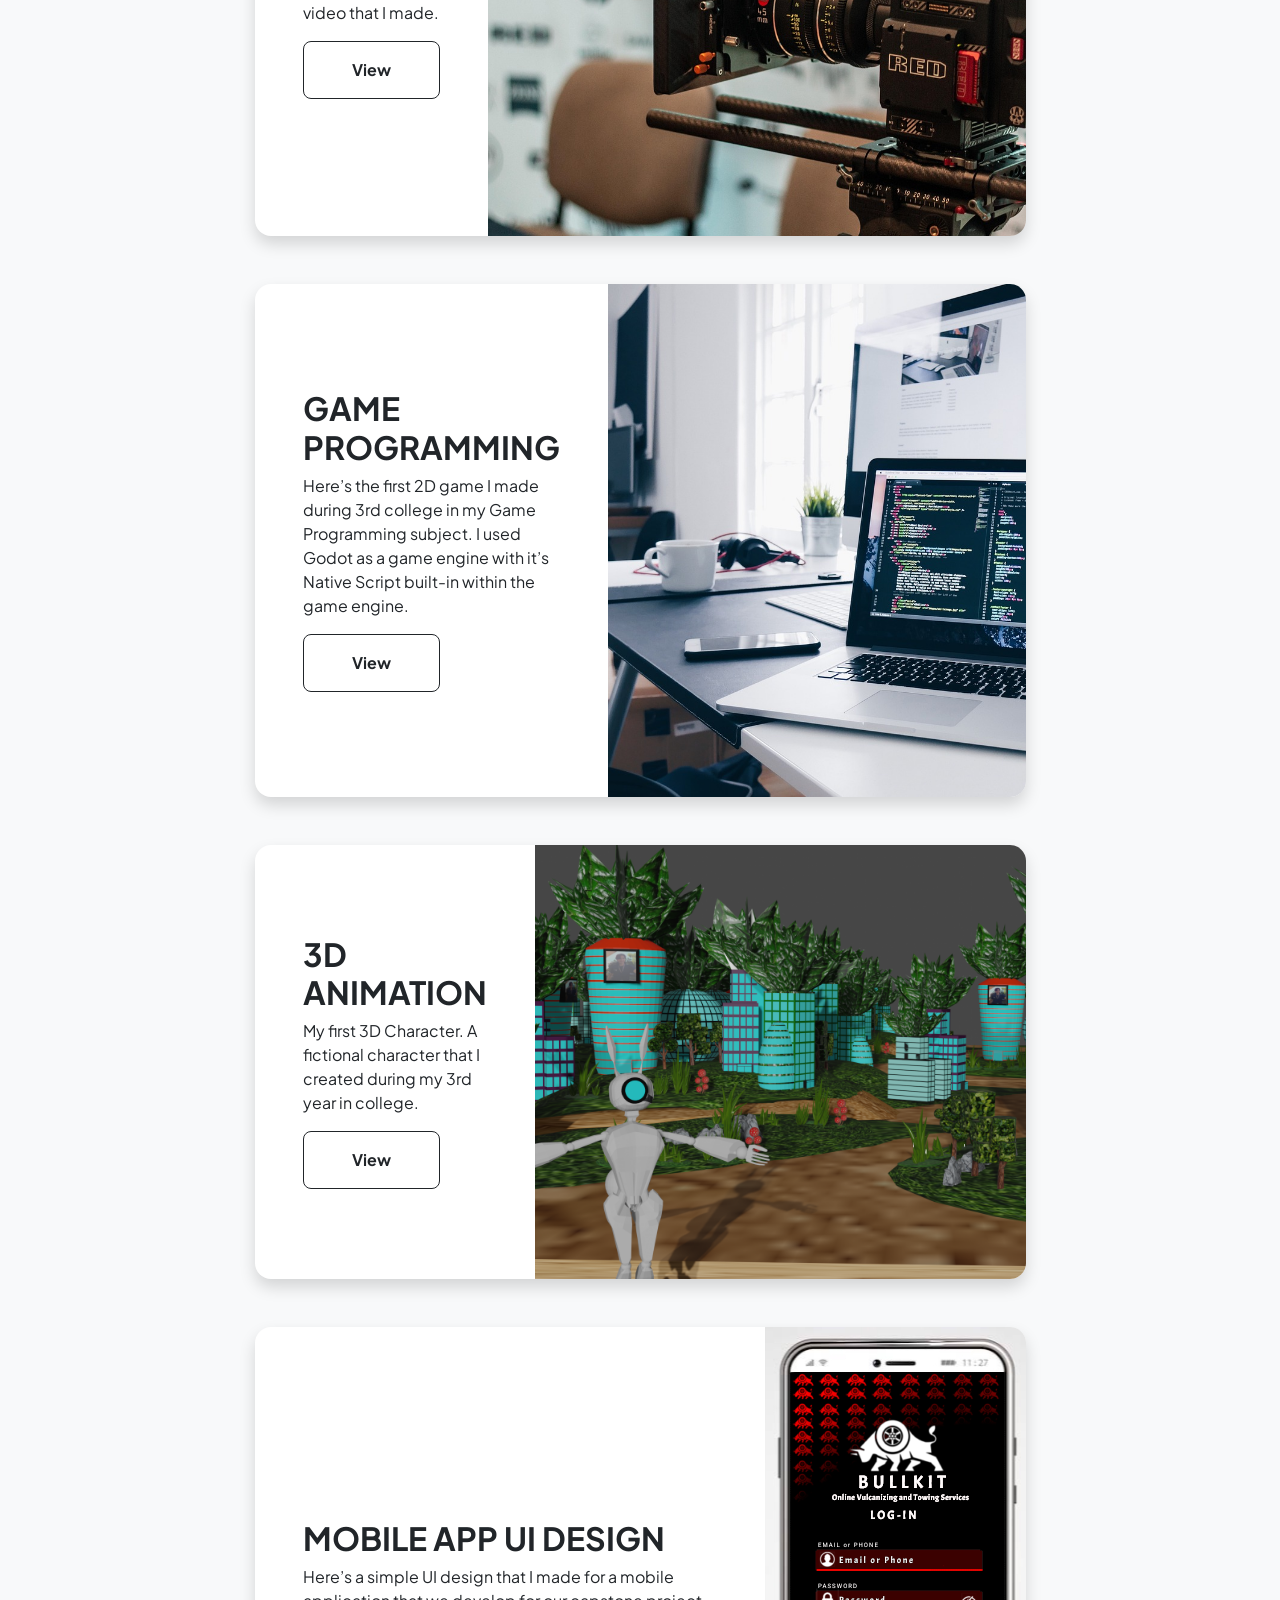
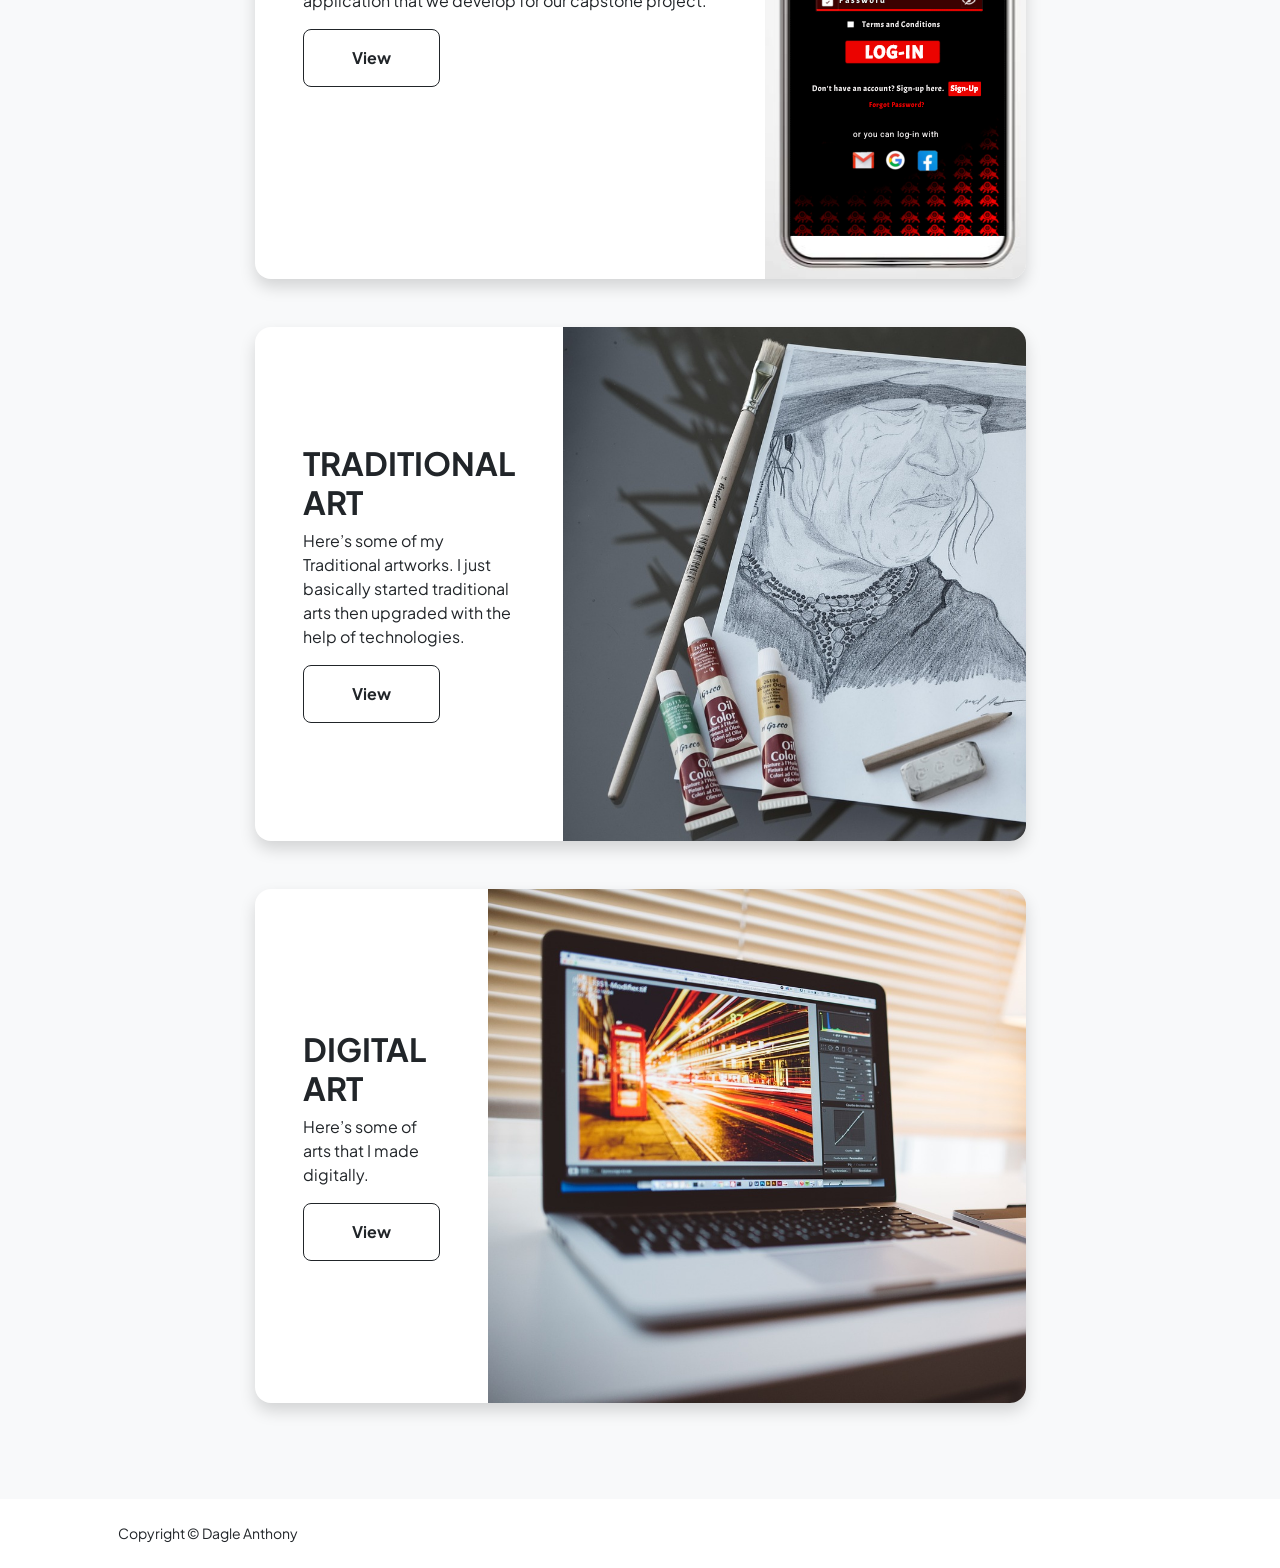
<file: projects.html>
<!DOCTYPE html>
<html lang="en">
    <head>
        <meta charset="utf-8" />
        <meta name="viewport" content="width=device-width, initial-scale=1, shrink-to-fit=no" />
        <meta name="description" content="" />
        <meta name="author" content="" />
        <title>Dagle Anthony's Projects</title>
        <!-- Favicon-->
        <link rel="icon" type="image/x-icon" href="assets/favicon.ico" />
        <!-- Custom Google font-->
        <link rel="preconnect" href="https://fonts.googleapis.com" />
        <link rel="preconnect" href="https://fonts.gstatic.com" crossorigin />
        <link href="https://fonts.googleapis.com/css2?family=Plus+Jakarta+Sans:wght@100;200;300;400;500;600;700;800;900&amp;display=swap" rel="stylesheet" />
        <!-- Bootstrap icons-->
        <link href="https://cdn.jsdelivr.net/npm/bootstrap-icons@1.8.1/font/bootstrap-icons.css" rel="stylesheet" />
        <!-- Core theme CSS (includes Bootstrap)-->
        <link href="css/styles.css" rel="stylesheet" />
    </head>
    <body class="d-flex flex-column h-100 bg-light">
        <main class="flex-shrink-0">
            <!-- Navigation-->
            <nav class="navbar navbar-expand-lg navbar-light bg-white py-3">
                <div class="container px-5">
                    <a class="navbar-brand" href="index.html"><span class="fw-bolder text-black">My Projects</span></a>
                    <button class="navbar-toggler" type="button" data-bs-toggle="collapse" data-bs-target="#navbarSupportedContent" aria-controls="navbarSupportedContent" aria-expanded="false" aria-label="Toggle navigation"><span class="navbar-toggler-icon"></span></button>
                    <div class="collapse navbar-collapse" id="navbarSupportedContent">
                        <ul class="navbar-nav ms-auto mb-2 mb-lg-0 small fw-bolder">
                            <li class="nav-item"><a class="nav-link" href="index.html">Home</a></li>
                            <li class="nav-item"><a class="nav-link" href="resume.html">Resume</a></li>
                            <li class="nav-item"><a class="nav-link" href="projects.html">Projects</a></li>
                            <!-- <li class="nav-item"><a class="nav-link" href="contact.html">Contact</a></li> -->
                        </ul>
                    </div>
                </div>
            </nav>
            <!-- Projects Section-->
            <section class="py-5">
                <div class="container px-5 mb-5">
                    <div class="text-center mb-5">
                        <h1 class="display-5 fw-bolder mb-0"><span class="text-gradient d-inline">Projects</span></h1>
                    </div>
                    <div class="row gx-5 justify-content-center">
                        <div class="col-lg-11 col-xl-9 col-xxl-8">
                            <!-- Project Card 0-->
                            <div class="card overflow-hidden shadow rounded-4 border-0 mb-5">
                                <div class="card-body p-0">
                                    <div class="d-flex align-items-center">
                                        <div class="p-5">
                                            <h2 class="fw-bolder">Graphic Design</h2>
                                            <p>Here's some sample of a graphic design project that I made when I was working at the Department of Agrarian Reform Negros Oriental as a Media Graphic Artist.</p>
                                            <a class="btn btn-outline-dark btn-lg px-5 py-3 fs-6 fw-bolder" href="graphic_design.html">View</a>

                                        </div>
                                        <img class="img-fluid" src="assets/webpic.jpg" alt="..." />
                                    </div>
                                </div>
                            </div>
                            <!-- Project Card 1-->
                            <div class="card overflow-hidden shadow rounded-4 border-0 mb-5">
                                <div class="card-body p-0">
                                    <div class="d-flex align-items-center">
                                        <div class="p-5">
                                            <h2 class="fw-bolder">WEB DEVELOPMENT</h2>
                                            <p>Here's some sample of a web dev ouput that I made.</p>
                                            <a class="btn btn-outline-dark btn-lg px-5 py-3 fs-6 fw-bolder" href="webprojects.html">View</a>

                                        </div>
                                        <img class="img-fluid" src="assets/webpic.jpg" alt="..." />
                                    </div>
                                </div>
                            </div>
                            <!-- Project Card 2-->
                            <div class="card overflow-hidden shadow rounded-4 border-0">
                                <div class="card-body p-0">
                                    <div class="d-flex align-items-center">
                                        <div class="p-5">
                                            <h2 class="fw-bolder">VIDEO EDITING</h2>
                                            <p>Here's a sample video that I made.</p>
                                            <a class="btn btn-outline-dark btn-lg px-5 py-3 fs-6 fw-bolder" href="videoediting.html">View</a>
                                        </div>
                                        <img class="img-fluid" src="assets/vidpic.jpg" alt="..." />
                                    </div>
                                </div>
                            </div>
                            <br><br>

                            <!-- Project Card 3-->
                            <div class="card overflow-hidden shadow rounded-4 border-0">
                                <div class="card-body p-0">
                                    <div class="d-flex align-items-center">
                                        <div class="p-5">
                                            <h2 class="fw-bolder">GAME PROGRAMMING</h2>
                                            <p>Here’s the first 2D game I made during 3rd college in my Game Programming subject. I used Godot as a game engine with it’s Native Script built-in within the game engine.</p>
                                            <a class="btn btn-outline-dark btn-lg px-5 py-3 fs-6 fw-bolder" href="gameprogramming.html">View</a>
                                        </div>
                                        <img class="img-fluid" src="assets/gp.jpg" alt="..." />
                                    </div>
                                </div>
                            </div>
                            <br><br>

                            <!-- Project Card 4-->
                            <div class="card overflow-hidden shadow rounded-4 border-0">
                                <div class="card-body p-0">
                                    <div class="d-flex align-items-center">
                                        <div class="p-5">
                                            <h2 class="fw-bolder">3D ANIMATION</h2>
                                            <p>My first 3D Character. A fictional character that I created during my 3rd year in college.</p>
                                            <a class="btn btn-outline-dark btn-lg px-5 py-3 fs-6 fw-bolder" href="3danimation.html">View</a>
                                        </div>
                                        <img class="img-fluid" src="assets/3d4.png" alt="..." />
                                    </div>
                                </div>
                            </div>
                            <br><br>

                            <!-- Project Card 5-->
                            <div class="card overflow-hidden shadow rounded-4 border-0">
                                <div class="card-body p-0">
                                    <div class="d-flex align-items-center">
                                        <div class="p-5">
                                            <h2 class="fw-bolder">MOBILE APP UI DESIGN</h2>
                                            <p>Here’s a simple UI design that I made for a mobile application that we develop for our capstone project.</p>
                                            <a class="btn btn-outline-dark btn-lg px-5 py-3 fs-6 fw-bolder" href="uiapp.html">View</a>
                                        </div>
                                        <img class="img-fluid" src="assets/u1.png" alt="..." />
                                    </div>
                                </div>
                            </div>
                            <br><br>

                            <!-- Project Card 6-->
                            <div class="card overflow-hidden shadow rounded-4 border-0">
                                <div class="card-body p-0">
                                    <div class="d-flex align-items-center">
                                        <div class="p-5">
                                            <h2 class="fw-bolder">TRADITIONAL ART</h2>
                                            <p>Here’s some of my Traditional artworks. I just basically started traditional arts then upgraded with the help of technologies.</p>
                                            <a class="btn btn-outline-dark btn-lg px-5 py-3 fs-6 fw-bolder" href="art.html">View</a>
                                        </div>
                                        <img class="img-fluid" src="assets/sketch.jpg" alt="..." />
                                    </div>
                                </div>
                            </div>
                            <br><br>
                            <!-- Project Card 7-->
                            <div class="card overflow-hidden shadow rounded-4 border-0">
                                <div class="card-body p-0">
                                    <div class="d-flex align-items-center">
                                        <div class="p-5">
                                            <h2 class="fw-bolder">DIGITAL ART</h2>
                                            <p>Here’s some of arts that I made digitally.</p>
                                            <a class="btn btn-outline-dark btn-lg px-5 py-3 fs-6 fw-bolder" href="digi-art.html">View</a>
                                        </div>
                                        <img class="img-fluid" src="assets/digi.jpg" alt="..." />
                                    </div>
                                </div>
                            </div>

                        </div>
                    </div>
                </div>
            </section>
            <!-- Call to action section
            <section class="py-5 bg-gradient-primary-to-secondary text-white">
                <div class="container px-5 my-5">
                    <div class="text-center">
                        <h2 class="display-4 fw-bolder mb-4">Let's build something together</h2>
                        <a class="btn btn-outline-light btn-lg px-5 py-3 fs-6 fw-bolder" href="contact.html">Contact me</a>
                    </div>
                </div>
            </section> -->
        </main>
        <!-- Footer-->
        <footer class="bg-white py-4 mt-auto">
            <div class="container px-5">
                <div class="row align-items-center justify-content-between flex-column flex-sm-row">
                         <div class="col-auto"><div class="small m-0">Copyright &copy; Dagle Anthony</div></div>
                    <!-- <div class="col-auto">
                        <a class="small" href="#!">Privacy</a>
                        <span class="mx-1">&middot;</span>
                        <a class="small" href="#!">Terms</a>
                        <span class="mx-1">&middot;</span>
                        <a class="small" href="#!">Contact</a>
                    </div> -->
                </div>
            </div>
        </footer>
        <!-- Bootstrap core JS-->
        <script src="https://cdn.jsdelivr.net/npm/bootstrap@5.2.3/dist/js/bootstrap.bundle.min.js"></script>
        <!-- Core theme JS-->
        <script src="js/scripts.js"></script>
    </body>
</html>
</file>
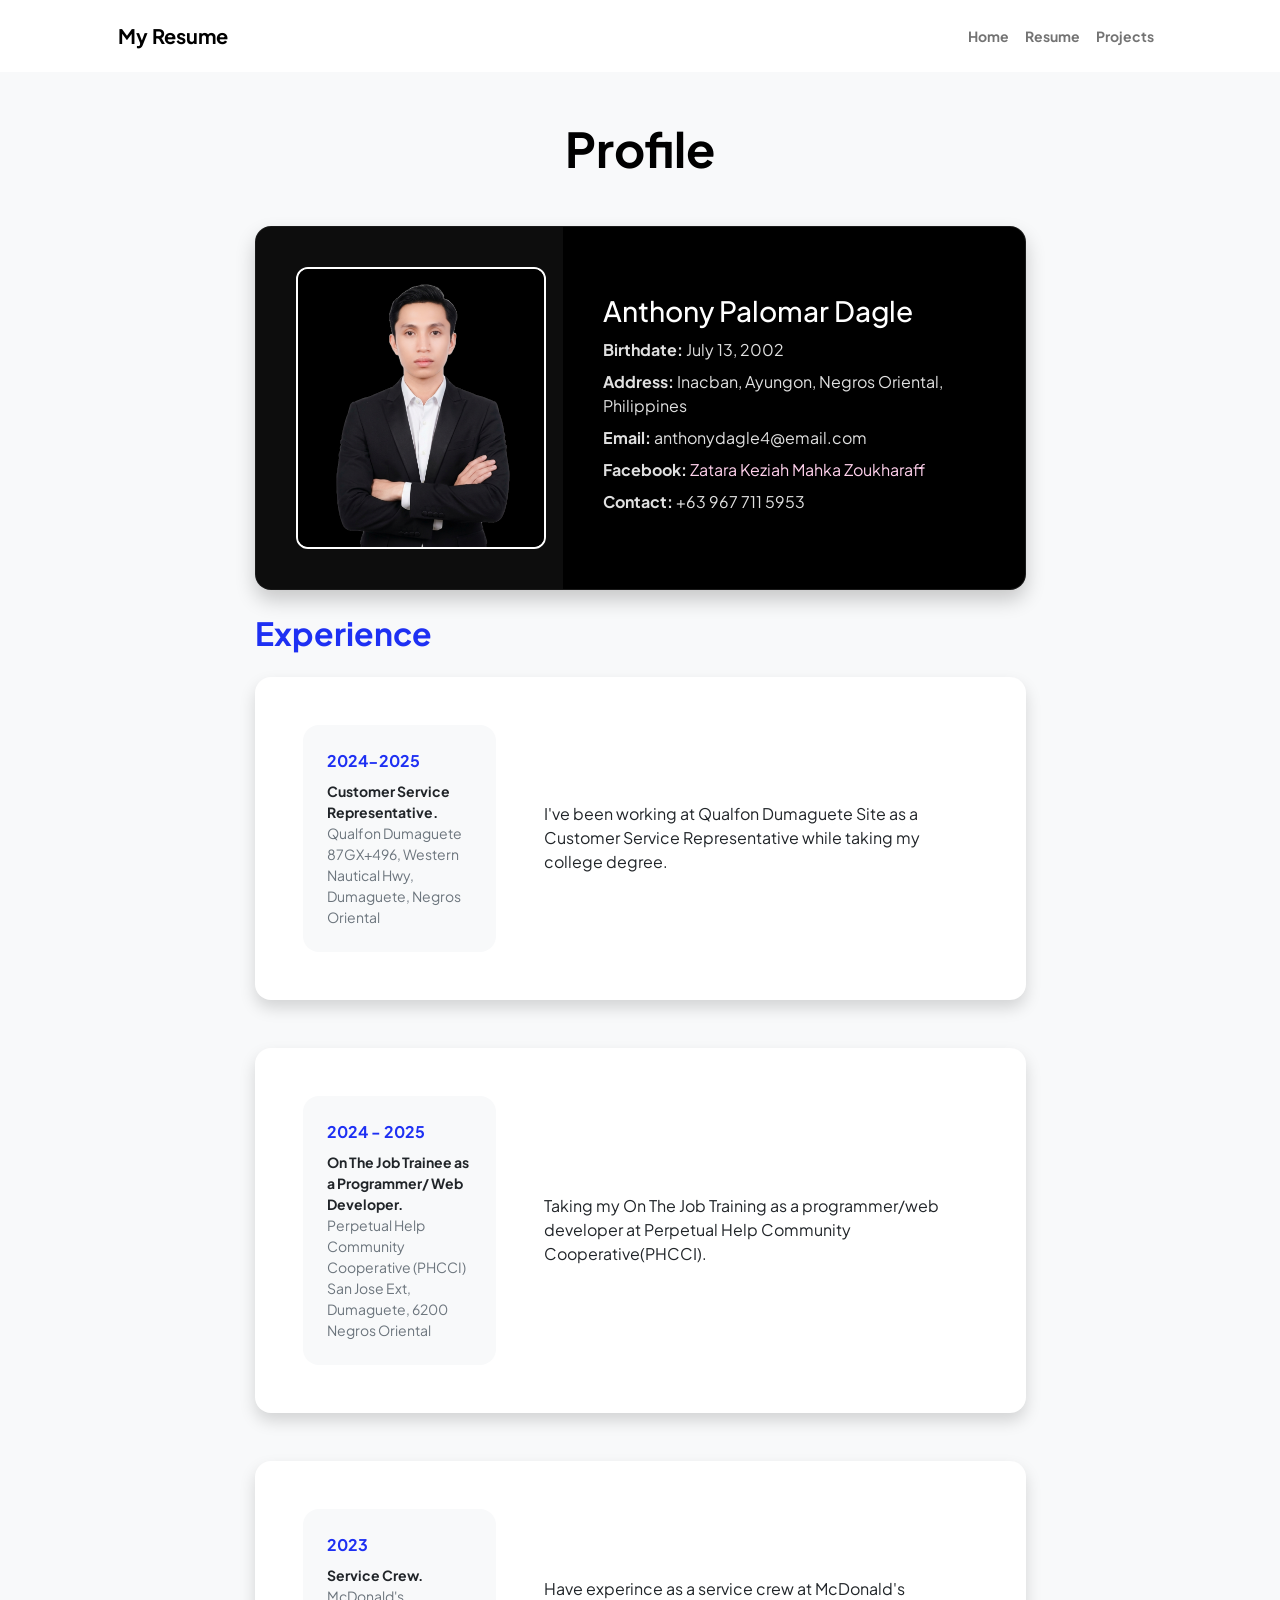
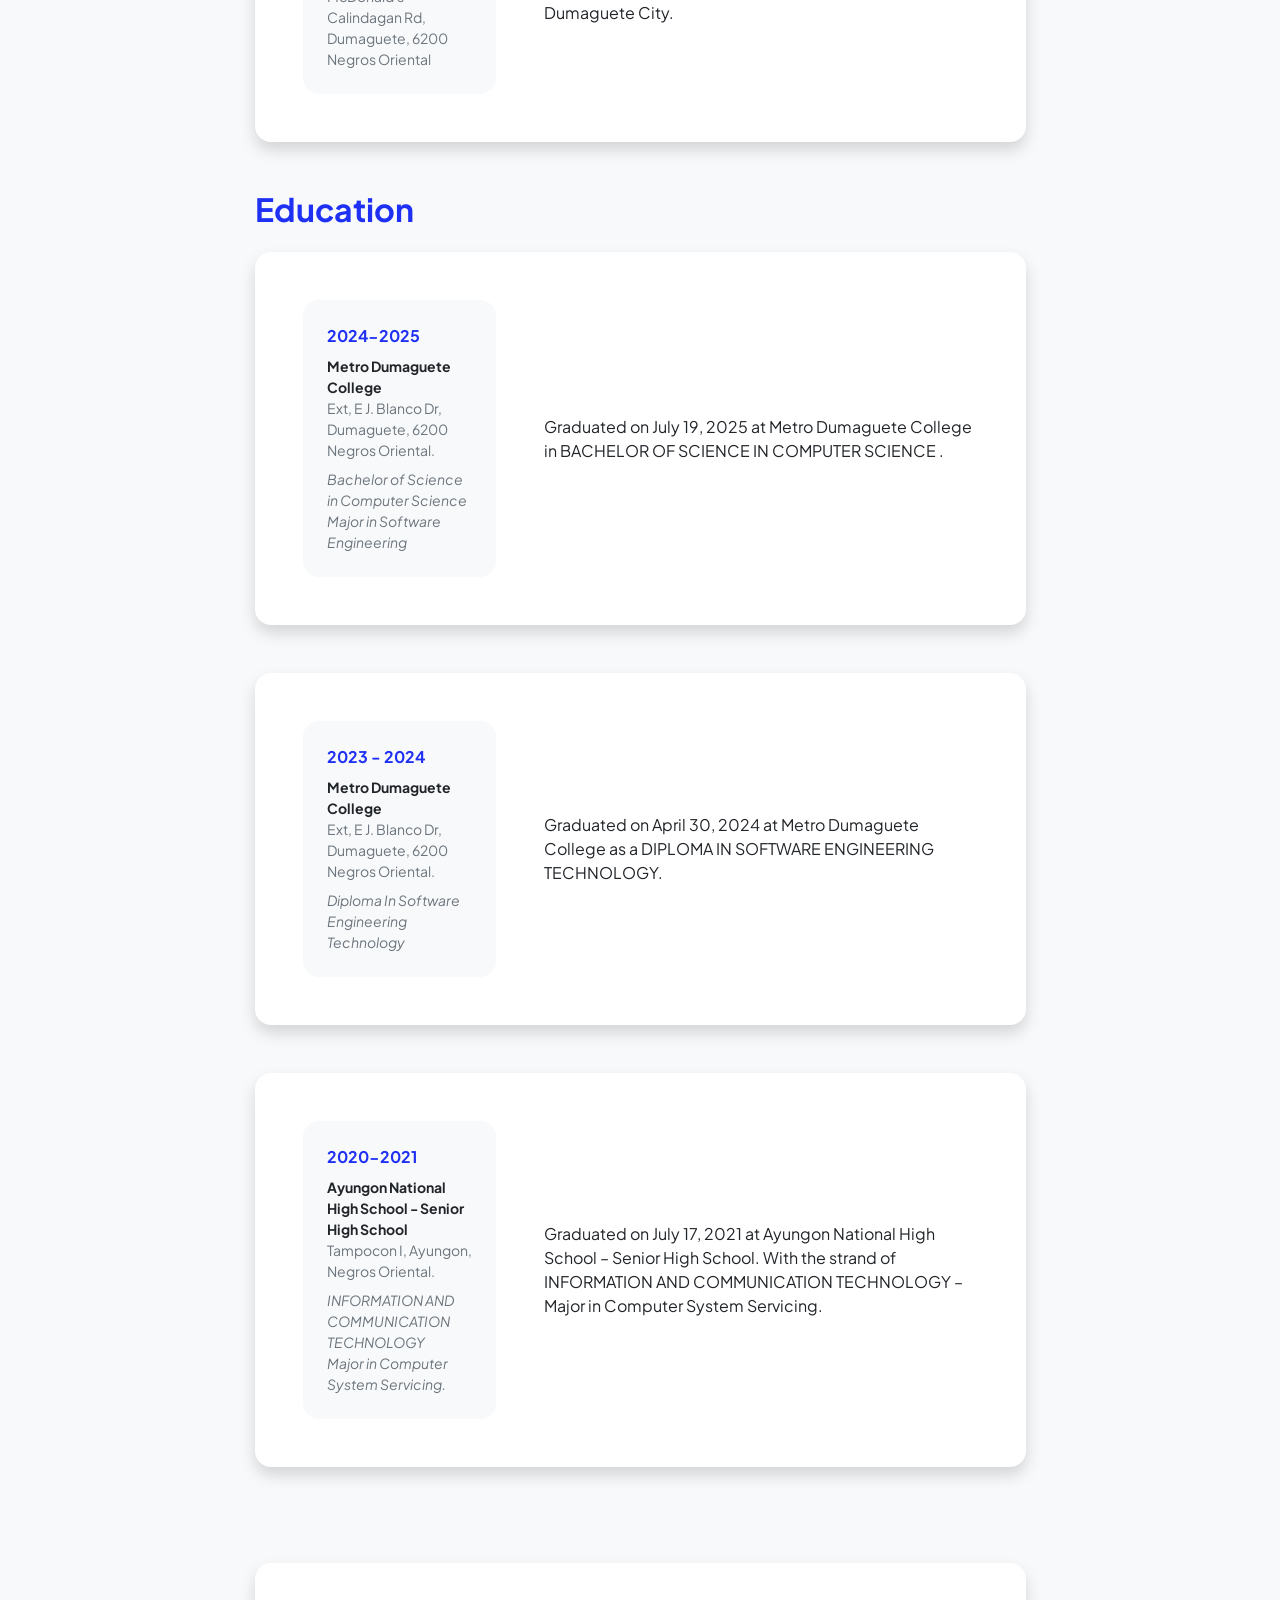
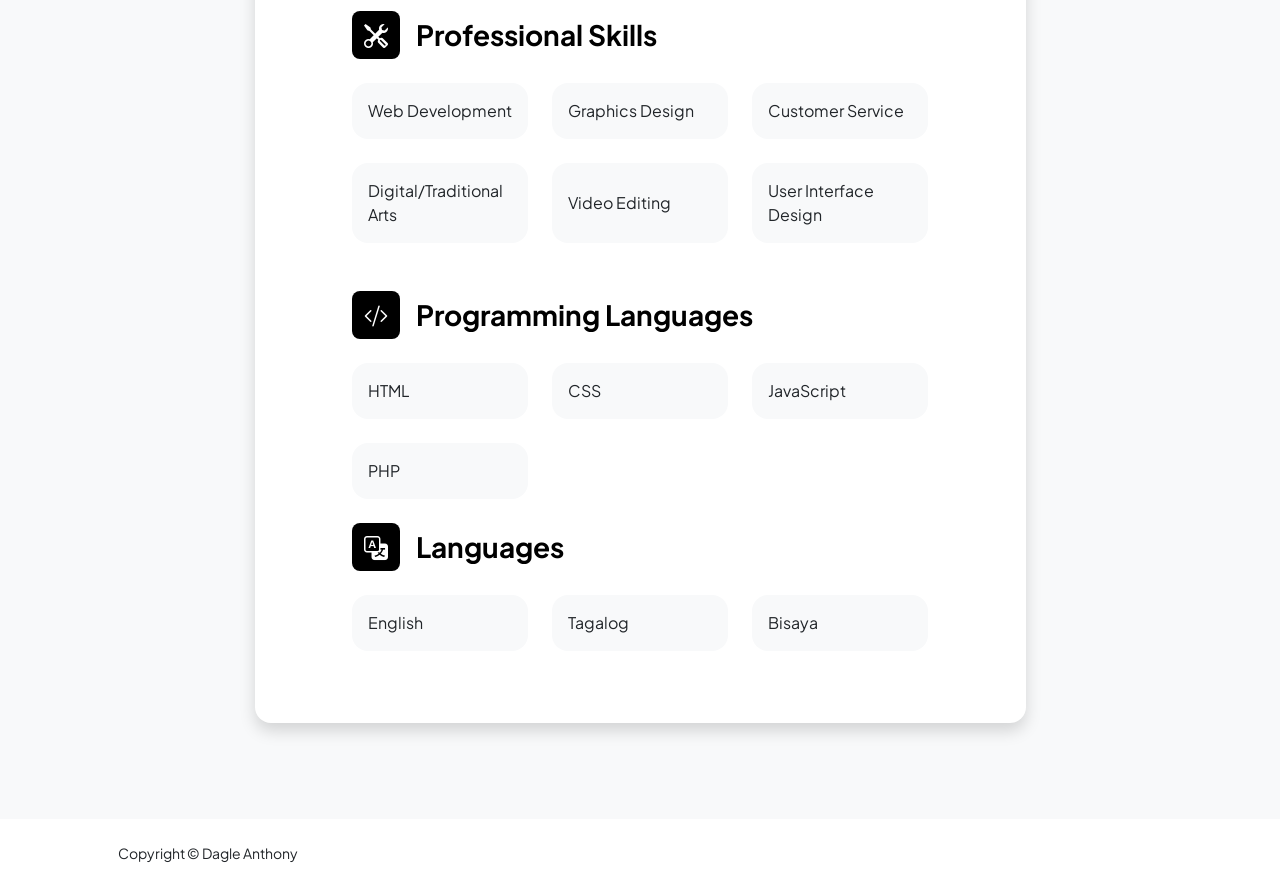
<file: resume.html>
<!DOCTYPE html>
<html lang="en">
    <head>
        <meta charset="utf-8" />
        <meta name="viewport" content="width=device-width, initial-scale=1, shrink-to-fit=no" />
        <meta name="description" content="" />
        <meta name="author" content="" />
        <title>Dagle Anthony's Portfolio</title>
        <!-- Favicon-->
        <link rel="icon" type="image/x-icon" href="assets/favicon.ico" />
        <!-- Custom Google font-->
        <link rel="preconnect" href="https://fonts.googleapis.com" />
        <link rel="preconnect" href="https://fonts.gstatic.com" crossorigin />
        <link href="https://fonts.googleapis.com/css2?family=Plus+Jakarta+Sans:wght@100;200;300;400;500;600;700;800;900&amp;display=swap" rel="stylesheet" />
        <!-- Bootstrap icons-->
        <link href="https://cdn.jsdelivr.net/npm/bootstrap-icons@1.8.1/font/bootstrap-icons.css" rel="stylesheet" />
        <!-- Core theme CSS (includes Bootstrap)-->
        <link href="css/styles.css" rel="stylesheet" />
    </head>
    <body class="d-flex flex-column h-100 bg-light">
        <main class="flex-shrink-0">
            <!-- Navigation-->
            <nav class="navbar navbar-expand-lg navbar-light bg-white py-3">
                <div class="container px-5">
                    <a class="navbar-brand" href="index.html"><span class="fw-bolder text-black">My Resume</span></a>
                    <button class="navbar-toggler" type="button" data-bs-toggle="collapse" data-bs-target="#navbarSupportedContent" aria-controls="navbarSupportedContent" aria-expanded="false" aria-label="Toggle navigation"><span class="navbar-toggler-icon"></span></button>
                    <div class="collapse navbar-collapse" id="navbarSupportedContent">
                        <ul class="navbar-nav ms-auto mb-2 mb-lg-0 small fw-bolder">
                            <li class="nav-item"><a class="nav-link" href="index.html">Home</a></li>
                            <li class="nav-item"><a class="nav-link" href="resume.html">Resume</a></li>
                            <li class="nav-item"><a class="nav-link" href="projects.html">Projects</a></li>
                            <!-- <li class="nav-item"><a class="nav-link" href="contact.html">Contact</a></li> -->
                        </ul>
                    </div>
                </div>
            </nav>
            <!-- Page Content-->
            <div class="container px-5 my-5">
                <div class="text-center mb-5">
                    <h1 class="display-5 fw-bolder mb-0"><span class="text-gradient d-inline">Profile</span></h1>
                </div>
                <div class="row gx-5 justify-content-center">
                    <div class="col-lg-11 col-xl-9 col-xxl-8">
                        <!--Profile Section-->
                        
                            <div class="profile-card">
                              <div class="profile-image">
                                <img src="assets/profile3.png" alt="Profile Picture" />
                              </div>
                              <div class="profile-info">
                                <h2>Anthony Palomar Dagle</h2>
                                <p><strong>Birthdate:</strong> July 13, 2002</p>
                                <p><strong>Address:</strong> Inacban, Ayungon, Negros Oriental, Philippines</p>
                                <p><strong>Email:</strong> anthonydagle4@email.com</p>
                                <p><strong>Facebook:</strong> <a href="https://www.facebook.com/anthony.dagle.77" target="_blank">Zatara Keziah Mahka Zoukharaff</a></p>
                                <p><strong>Contact:</strong> +63 967 711 5953</p>
                              </div>
                            </div>
                            <br>
                          

                        <!-- Experience Section-->
                        <section>
                            <div class="d-flex align-items-center justify-content-between mb-4">
                                <h2 class="text-primary fw-bolder mb-0">Experience</h2>
                                <!-- Download resume button-->
                                <!-- Note: Set the link href target to a PDF file within your project-->
                                
                            </div>
                        
                            <!-- Experience Card 1-->
                            <div class="card shadow border-0 rounded-4 mb-5">
                                <div class="card-body p-5">
                                    <div class="row align-items-center gx-5">
                                        <div class="col text-center text-lg-start mb-4 mb-lg-0">
                                            <div class="bg-light p-4 rounded-4">
                                                <div class="text-primary fw-bolder mb-2">2024-2025</div>
                                                <div class="small fw-bolder">Customer Service Representative.</div>
                                                <div class="small text-muted">Qualfon Dumaguete</div>
                                                <div class="small text-muted">87GX+496, Western Nautical Hwy, Dumaguete, Negros Oriental</div>
                                            </div>
                                        </div>
                                        <div class="col-lg-8"><div>I've been working at Qualfon Dumaguete Site as a Customer Service Representative while taking my college degree.</div></div>
                                    </div>
                                </div>
                            </div>
                            <!-- Experience Card 2-->
                            <div class="card shadow border-0 rounded-4 mb-5">
                                <div class="card-body p-5">
                                    <div class="row align-items-center gx-5">
                                        <div class="col text-center text-lg-start mb-4 mb-lg-0">
                                            <div class="bg-light p-4 rounded-4">
                                                <div class="text-primary fw-bolder mb-2">2024 - 2025</div>
                                                <div class="small fw-bolder">On The Job Trainee as a Programmer/ Web Developer.</div>
                                                <div class="small text-muted">Perpetual Help Community Cooperative (PHCCI)</div>
                                                <div class="small text-muted">San Jose Ext, Dumaguete, 6200 Negros Oriental</div>
                                            </div>
                                        </div>
                                        <div class="col-lg-8"><div>Taking my On The Job Training as a programmer/web developer at Perpetual Help Community Cooperative(PHCCI).</div></div>
                                    </div>
                                </div>
                            </div>
                            <!-- Experience Card 3-->
                            <div class="card shadow border-0 rounded-4 mb-5">
                                <div class="card-body p-5">
                                    <div class="row align-items-center gx-5">
                                        <div class="col text-center text-lg-start mb-4 mb-lg-0">
                                            <div class="bg-light p-4 rounded-4">
                                                <div class="text-primary fw-bolder mb-2">2023</div>
                                                <div class="small fw-bolder">Service Crew.</div>
                                                <div class="small text-muted">McDonald's</div>
                                                <div class="small text-muted">Calindagan Rd, Dumaguete, 6200 Negros Oriental</div>
                                            </div>
                                        </div>
                                        <div class="col-lg-8"><div>Have experince as a service crew at McDonald's Dumaguete City.</div></div>
                                    </div>
                                </div>
                            </div>
                            
                        </section>
                        <!-- Education Section-->
                        <section>
                            <h2 class="text-primary fw-bolder mb-4">Education</h2>
                            <!-- Education Card 1-->
                            <div class="card shadow border-0 rounded-4 mb-5">
                                <div class="card-body p-5">
                                    <div class="row align-items-center gx-5">
                                        <div class="col text-center text-lg-start mb-4 mb-lg-0">
                                            <div class="bg-light p-4 rounded-4">
                                                <div class="text-primary fw-bolder mb-2">2024-2025</div>
                                                <div class="mb-2">
                                                    <div class="small fw-bolder">Metro Dumaguete College</div>
                                                    <div class="small text-muted">Ext, E J. Blanco Dr, Dumaguete, 6200 Negros Oriental.</div>
                                                </div>
                                                <div class="fst-italic">
                                                    <div class="small text-muted">Bachelor of Science in Computer Science</div>
                                                    <div class="small text-muted">Major in Software Engineering</div>
                                                </div>
                                            </div>
                                        </div>
                                        <div class="col-lg-8"><div>Graduated on July 19, 2025 at Metro Dumaguete College in BACHELOR OF SCIENCE IN COMPUTER SCIENCE .</div></div>
                                    </div>
                                </div>
                            </div>
                            <!-- Education Card 2-->
                            <div class="card shadow border-0 rounded-4 mb-5">
                                <div class="card-body p-5">
                                    <div class="row align-items-center gx-5">
                                        <div class="col text-center text-lg-start mb-4 mb-lg-0">
                                            <div class="bg-light p-4 rounded-4">
                                                <div class="text-primary fw-bolder mb-2">2023 - 2024</div>
                                                <div class="mb-2">
                                                    <div class="small fw-bolder">Metro Dumaguete College</div>
                                                    <div class="small text-muted">Ext, E J. Blanco Dr, Dumaguete, 6200 Negros Oriental.</div>
                                                </div>
                                                <div class="fst-italic">
                                                    <div class="small text-muted">Diploma In Software Engineering Technology</div>
                                                    
                                                </div>
                                            </div>
                                        </div>
                                        <div class="col-lg-8"><div>Graduated on April 30, 2024 at Metro Dumaguete College as a DIPLOMA IN SOFTWARE ENGINEERING TECHNOLOGY.</div></div>
                                    </div>
                                </div>
                            </div>
                            <!-- Education Card 3-->
                            <div class="card shadow border-0 rounded-4 mb-5">
                                <div class="card-body p-5">
                                    <div class="row align-items-center gx-5">
                                        <div class="col text-center text-lg-start mb-4 mb-lg-0">
                                            <div class="bg-light p-4 rounded-4">
                                                <div class="text-primary fw-bolder mb-2">2020-2021</div>
                                                <div class="mb-2">
                                                    <div class="small fw-bolder">Ayungon National High School - Senior High School</div>
                                                    <div class="small text-muted">Tampocon I, Ayungon, Negros Oriental.</div>
                                                </div>
                                                <div class="fst-italic">
                                                    <div class="small text-muted">INFORMATION AND COMMUNICATION TECHNOLOGY</div>
                                                    <div class="small text-muted">Major in Computer System Servicing.</div>
                                                </div>
                                            </div>
                                        </div>
                                        <div class="col-lg-8"><div>Graduated on July 17, 2021 at Ayungon National High School – Senior High School. With the strand of INFORMATION AND COMMUNICATION TECHNOLOGY – Major in Computer System Servicing.</div></div>
                                    </div>
                                </div>
                            </div>

                        </section>
                        <!-- Divider-->
                        <div class="pb-5"></div>
                        <!-- Skills Section-->
                        <section>
                            <!-- Skillset Card-->
                            <div class="card shadow border-0 rounded-4 mb-5">
                                <div class="card-body p-5">
                                    <!-- Professional skills list-->
                                    <div class="mb-5">
                                        <div class="d-flex align-items-center mb-4">
                                            <div class="feature bg-black bg-gradient-primary-to-secondary text-white rounded-3 me-3"><i class="bi bi-tools"></i></div>
                                            <h3 class="fw-bolder mb-0"><span class="text-gradient d-inline">Professional Skills</span></h3>
                                        </div>
                                        <div class="row row-cols-1 row-cols-md-3 mb-4">
                                            <div class="col mb-4 mb-md-0"><div class="d-flex align-items-center bg-light rounded-4 p-3 h-100">Web Development</div></div>
                                            <div class="col mb-4 mb-md-0"><div class="d-flex align-items-center bg-light rounded-4 p-3 h-100">Graphics Design</div></div>
                                            <div class="col"><div class="d-flex align-items-center bg-light rounded-4 p-3 h-100">Customer Service</div></div>
                                        </div>
                                        <div class="row row-cols-1 row-cols-md-3">
                                            <div class="col mb-4 mb-md-0"><div class="d-flex align-items-center bg-light rounded-4 p-3 h-100">Digital/Traditional Arts</div></div>
                                            <div class="col mb-4 mb-md-0"><div class="d-flex align-items-center bg-light rounded-4 p-3 h-100">Video Editing</div></div>
                                            <div class="col"><div class="d-flex align-items-center bg-light rounded-4 p-3 h-100">User Interface Design</div></div>
                                        </div>
                                    </div>
                                    <!-- Languages list-->
                                    <div class="mb-0">
                                        <div class="d-flex align-items-center mb-4">
                                            <div class="feature bg-black bg-gradient-primary-to-secondary text-white rounded-3 me-3"><i class="bi bi-code-slash"></i></div>
                                            <h3 class="fw-bolder mb-0"><span class="text-gradient d-inline">Programming Languages</span></h3>
                                        </div>
                                        <div class="row row-cols-1 row-cols-md-3 mb-4">
                                            <div class="col mb-4 mb-md-0"><div class="d-flex align-items-center bg-light rounded-4 p-3 h-100">HTML</div></div>
                                            <div class="col mb-4 mb-md-0"><div class="d-flex align-items-center bg-light rounded-4 p-3 h-100">CSS</div></div>
                                            <div class="col"><div class="d-flex align-items-center bg-light rounded-4 p-3 h-100">JavaScript</div></div>
                                        </div>
                                        <div class="row row-cols-1 row-cols-md-3">
                                            <div class="col mb-4 mb-md-0"><div class="d-flex align-items-center bg-light rounded-4 p-3 h-100">PHP</div></div>
                                            
                                        </div>
                                    </div>
                                    <!-- Dialect list-->
                                     <br>
                                    <div class="mb-0">
                                        <div class="d-flex align-items-center mb-4">
                                            <div class="feature bg-black bg-gradient-primary-to-secondary text-white rounded-3 me-3"><i class="bi bi-translate"></i></div>
                                            <h3 class="fw-bolder mb-0"><span class="text-gradient d-inline">Languages</span></h3>
                                        </div>
                                        <div class="row row-cols-1 row-cols-md-3 mb-4">
                                            <div class="col mb-4 mb-md-0"><div class="d-flex align-items-center bg-light rounded-4 p-3 h-100">English</div></div>
                                            <div class="col mb-4 mb-md-0"><div class="d-flex align-items-center bg-light rounded-4 p-3 h-100">Tagalog</div></div>
                                            <div class="col"><div class="d-flex align-items-center bg-light rounded-4 p-3 h-100">Bisaya</div></div>
                                        </div>
                                        
                                    </div>
                                </div>
                            </div>
                        </section>
                    </div>
                </div>
            </div>
        </main>
        <!-- Footer-->
        <footer class="bg-white py-4 mt-auto">
            <div class="container px-5">
                <div class="row align-items-center justify-content-between flex-column flex-sm-row">
                    <div class="col-auto"><div class="small m-0">Copyright &copy; Dagle Anthony</div></div>
                    <!-- <div class="col-auto">
                        <a class="small" href="#!">Privacy</a>
                        <span class="mx-1">&middot;</span>
                        <a class="small" href="#!">Terms</a>
                        <span class="mx-1">&middot;</span>
                        <a class="small" href="#!">Contact</a>
                    </div>-->
                </div>
            </div>
        </footer>
        <!-- Bootstrap core JS-->
        <script src="https://cdn.jsdelivr.net/npm/bootstrap@5.2.3/dist/js/bootstrap.bundle.min.js"></script>
        <!-- Core theme JS-->
        <script src="js/scripts.js"></script>
    </body>
</html>
</file>
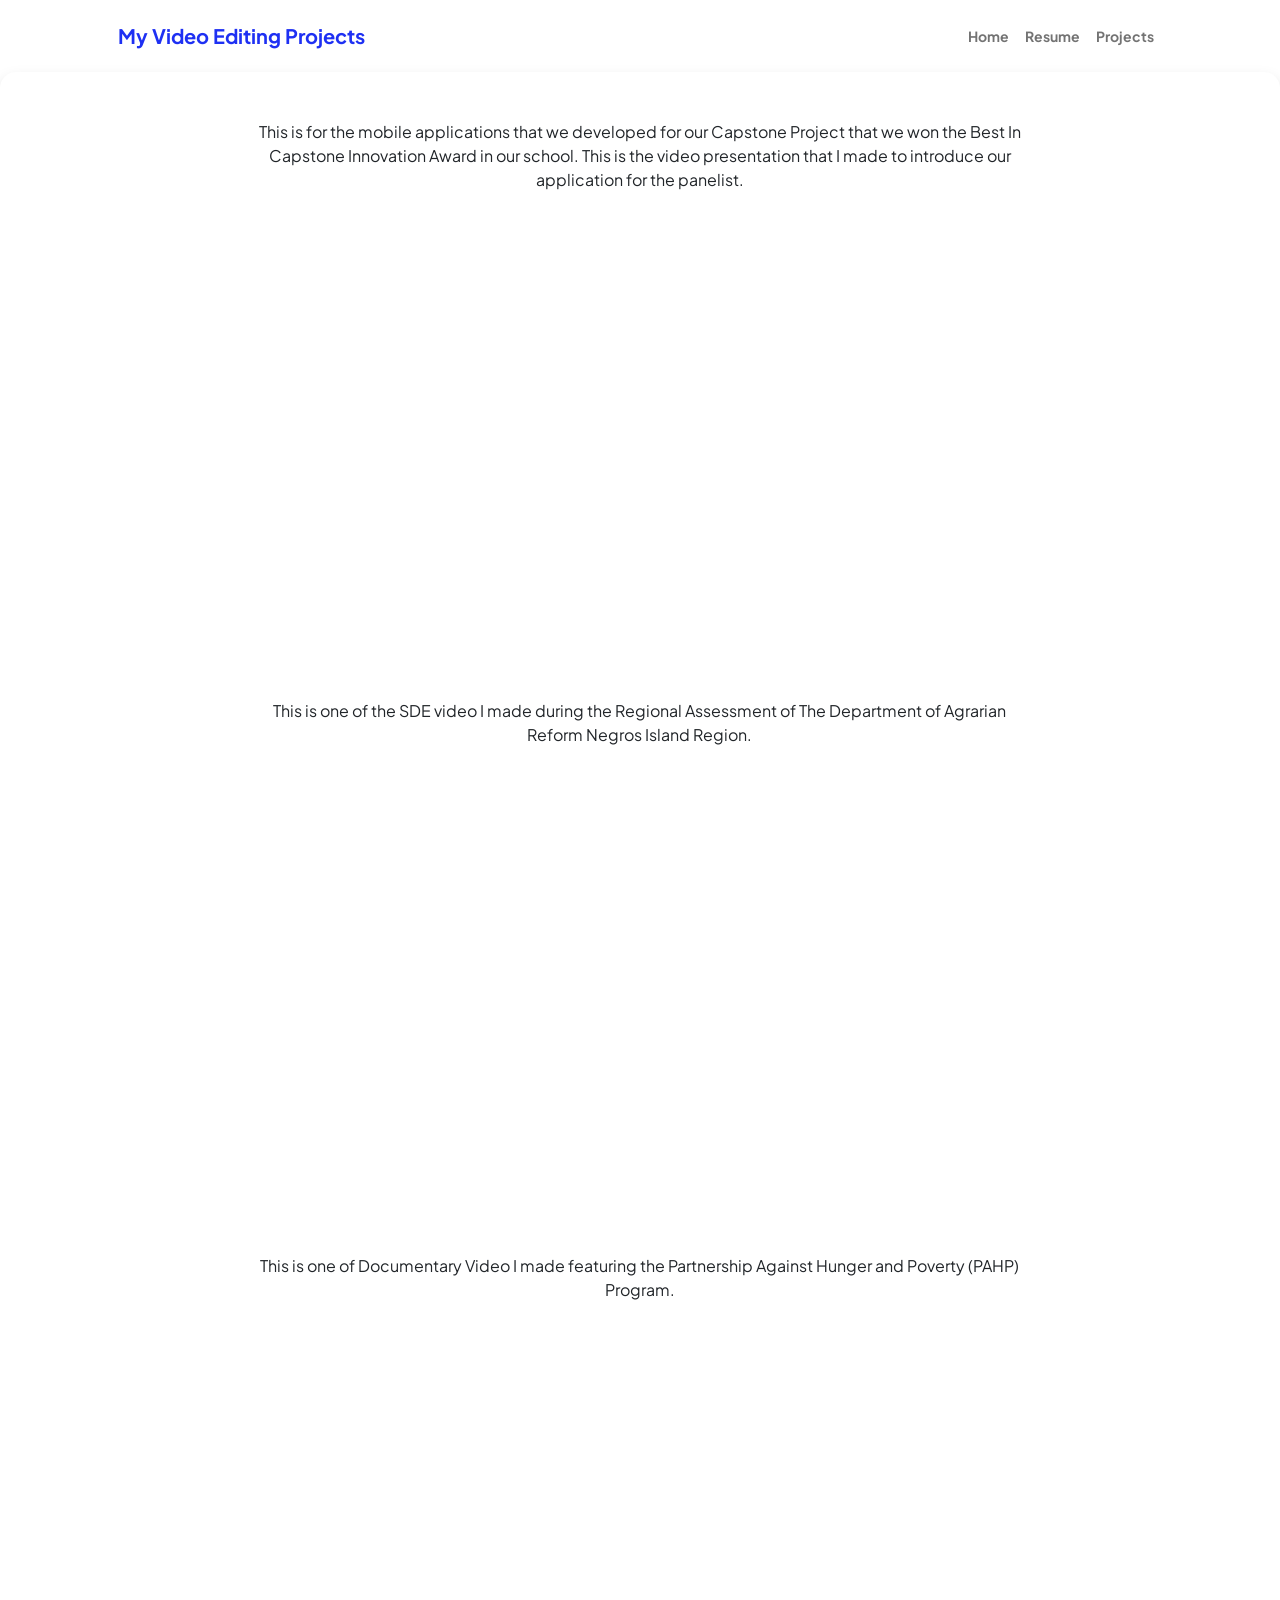
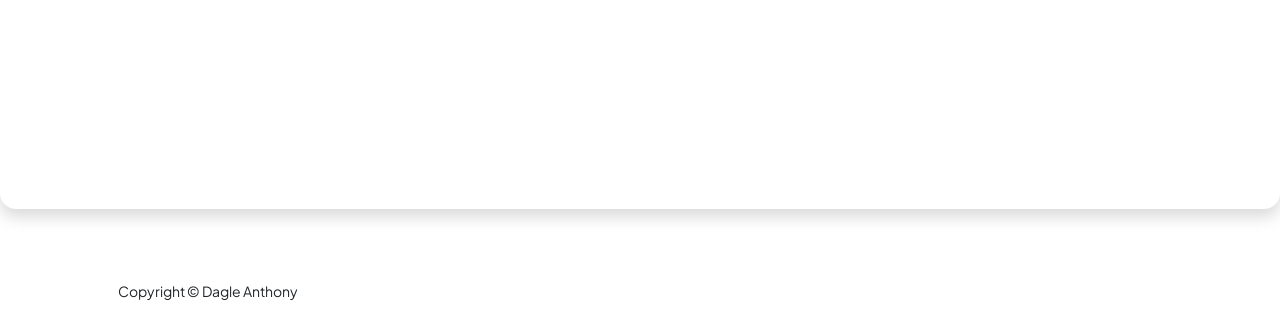
<file: videoediting.html>
<!DOCTYPE html>
<html lang="en">
    <head>
        <meta charset="utf-8" />
        <meta name="viewport" content="width=device-width, initial-scale=1, shrink-to-fit=no" />
        <meta name="description" content="" />
        <meta name="author" content="" />
        <title>Dagle Anthony's Video Editing Projects</title>
        <!-- Favicon-->
        <link rel="icon" type="image/x-icon" href="assets/favicon.ico" />
        <!-- Custom Google font-->
        <link rel="preconnect" href="https://fonts.googleapis.com" />
        <link rel="preconnect" href="https://fonts.gstatic.com" crossorigin />
        <link href="https://fonts.googleapis.com/css2?family=Plus+Jakarta+Sans:wght@100;200;300;400;500;600;700;800;900&amp;display=swap" rel="stylesheet" />
        <!-- Bootstrap icons-->
        <link href="https://cdn.jsdelivr.net/npm/bootstrap-icons@1.8.1/font/bootstrap-icons.css" rel="stylesheet" />
        <!-- Core theme CSS (includes Bootstrap)-->
        <link href="css/styles.css" rel="stylesheet" />
    </head>
    <body class="d-flex flex-column h-100">
        <main class="flex-shrink-0">
            <!-- Navigation-->
            <nav class="navbar navbar-expand-lg navbar-light bg-white py-3">
                <div class="container px-5">
                    <a class="navbar-brand" href="index.html"><span class="fw-bolder text-primary">My Video Editing Projects</span></a>
                    <button class="navbar-toggler" type="button" data-bs-toggle="collapse" data-bs-target="#navbarSupportedContent" aria-controls="navbarSupportedContent" aria-expanded="false" aria-label="Toggle navigation"><span class="navbar-toggler-icon"></span></button>
                    <div class="collapse navbar-collapse" id="navbarSupportedContent">
                        <ul class="navbar-nav ms-auto mb-2 mb-lg-0 small fw-bolder">
                            <li class="nav-item"><a class="nav-link" href="index.html">Home</a></li>
                            <li class="nav-item"><a class="nav-link" href="resume.html">Resume</a></li>
                            <li class="nav-item"><a class="nav-link" href="projects.html">Projects</a></li>
                            <!-- <li class="nav-item"><a class="nav-link" href="contact.html">Contact</a></li> -->
                        </ul>
                    </div>
                </div>
            </nav>

             <!-- Video Editing Card 1-->
             <div class="card shadow border-0 rounded-4 mb-5">
                <div class="card-body p-5">
                  <div class="row justify-content-center align-items-center gx-5"> 
                  
                    <div class="col-lg-8 text-center">
                      <div>
                        This is for the mobile applications that we developed for our Capstone Project that we won the Best In Capstone Innovation Award in our school. This is the video presentation that I made to introduce our application for the panelist.
                      </div>
                      <br>
                     
                       <div class="ratio ratio-16x9">
                          <iframe 
                            class="rounded-4"
                            src="https://drive.google.com/file/d/1dwndV76OtkIhvmTlJ4lFB7ojt0_hhtOY/preview"
                            allow="autoplay; fullscreen"
                            allowfullscreen>
                          </iframe>
                       </div>
                      
                    </div>
                    <div class="col-lg-8 text-center mt-5">
                      <div>
                        This is one of the SDE video I made during the Regional Assessment of The Department of Agrarian Reform Negros Island Region.
                      </div>
                      <br>
                     
                       <div class="ratio ratio-16x9">
                          <iframe 
                            class="rounded-4"
                            src="https://drive.google.com/file/d/1aRwA_Ek2KurYb6Aaj5vAck7hhwmlzj-b/preview"
                            allow="autoplay; fullscreen"
                            allowfullscreen>
                          </iframe>
                       </div>
                      
                    </div>

                     <div class="col-lg-8 text-center mt-5">
                      <div>
                        This is one of Documentary Video I made featuring the Partnership Against Hunger and Poverty (PAHP) Program.
                      </div>
                      <br>
                     
                       <div class="ratio ratio-16x9">
                          <iframe 
                            class="rounded-4"
                            src="https://drive.google.com/file/d/1TV0jBxzYpWoPZ_HLHy8A0ZklAnaWAXS5/preview"
                            allow="autoplay; fullscreen"
                            allowfullscreen>
                          </iframe>
                       </div>
                      
                    </div>
              
                  </div>
                </div>
              </div>
              
            </div>
           
        <!-- Footer-->
        <footer class="bg-white py-4 mt-auto">
            <div class="container px-5">
                <div class="row align-items-center justify-content-between flex-column flex-sm-row">
                    <div class="col-auto"><div class="small m-0">Copyright &copy; Dagle Anthony</div></div>
                    <!-- <div class="col-auto">
                        <a class="small" href="#!">Privacy</a>
                        <span class="mx-1">&middot;</span>
                        <a class="small" href="#!">Terms</a>
                        <span class="mx-1">&middot;</span>
                        <a class="small" href="#!">Contact</a>
                    </div>-->
                </div>
            </div>
        </footer>
        <!-- Bootstrap core JS-->
        <script src="https://cdn.jsdelivr.net/npm/bootstrap@5.2.3/dist/js/bootstrap.bundle.min.js"></script>
        <!-- Core theme JS-->
        <script src="js/scripts.js"></script>
        <script src="js/imgexpand.js"></script>

    </body>
</html>
</file>
